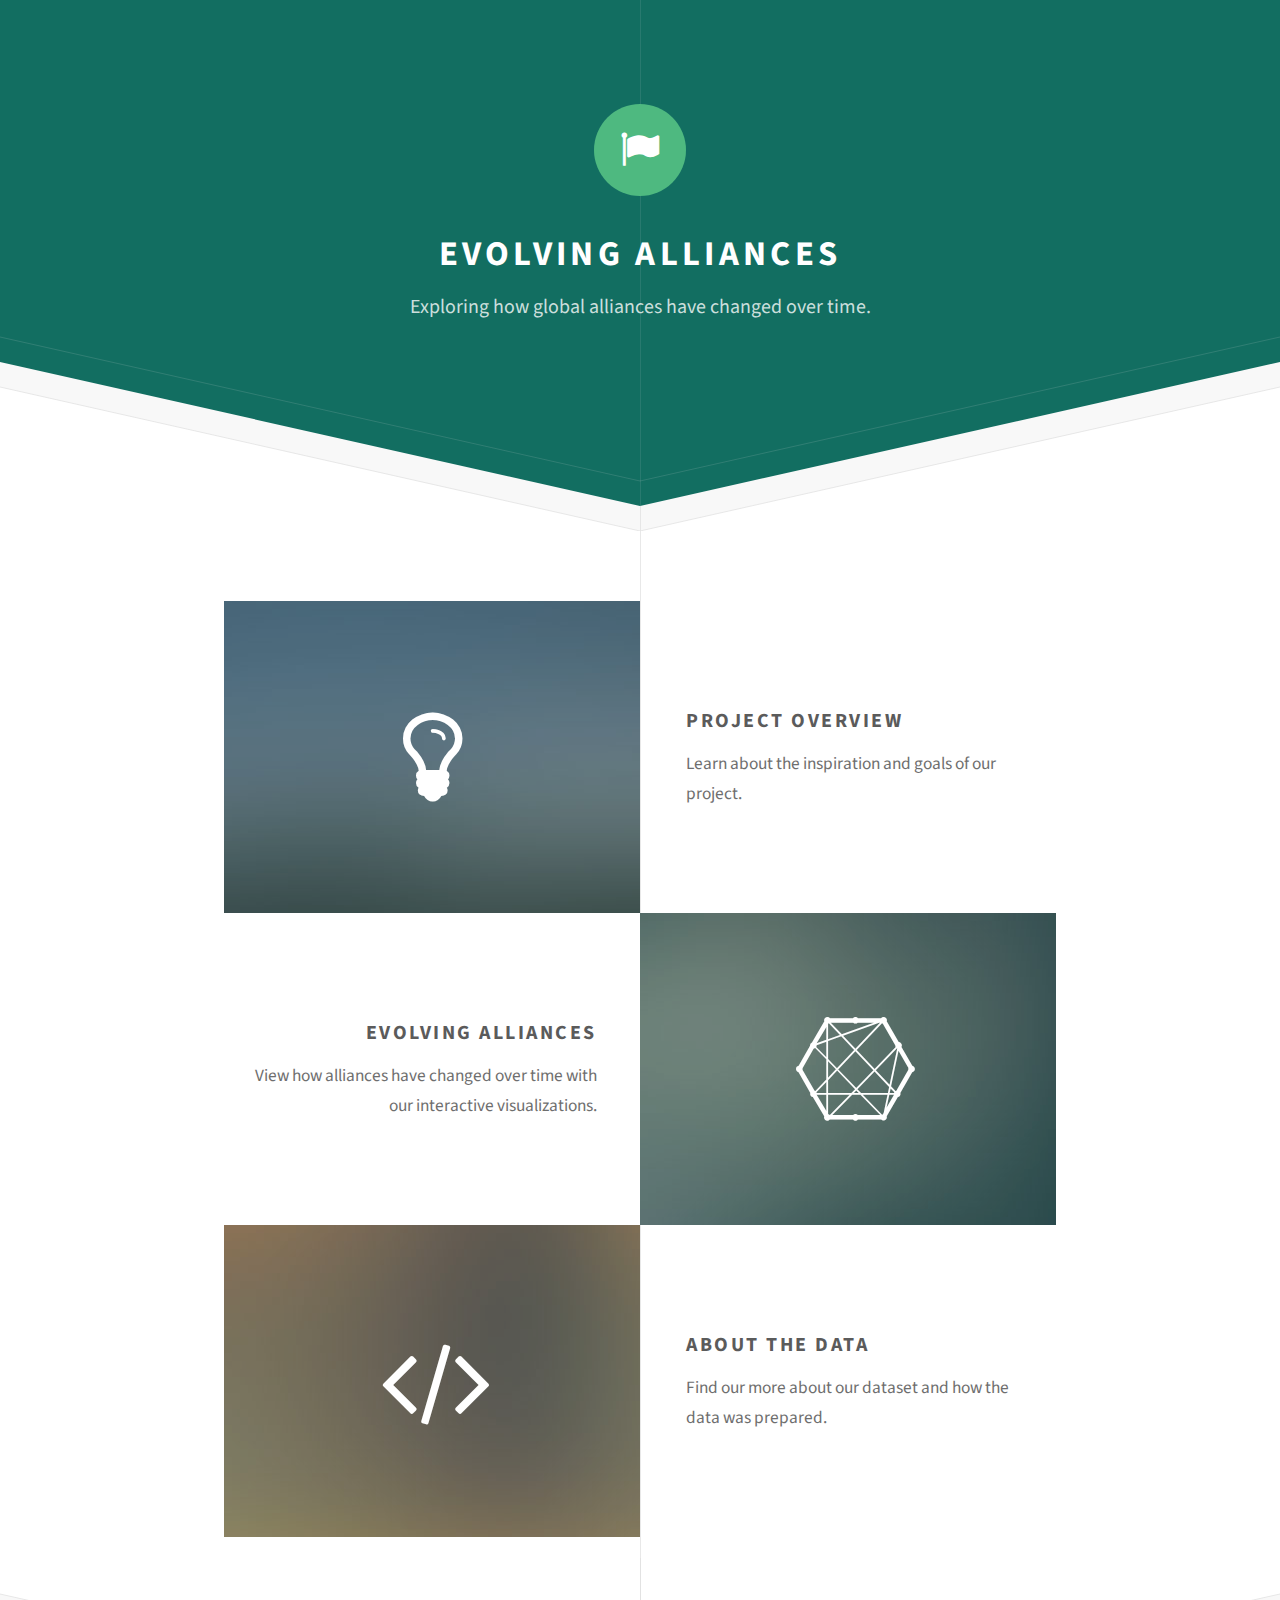
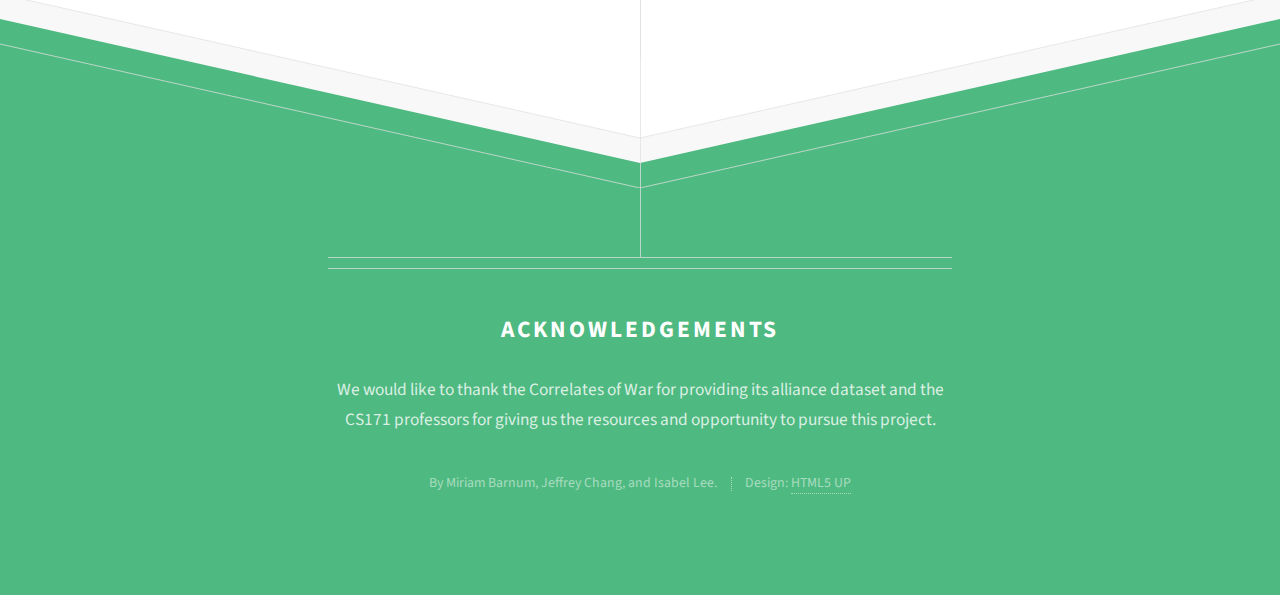
<file: index.html>
<!DOCTYPE HTML>
<!--
	Directive by HTML5 UP
	html5up.net | @n33co
	Free for personal and commercial use under the CCA 3.0 license (html5up.net/license)
-->
<html>
	<head>
		<title>Evolving Alliances</title>
		<meta charset="utf-8" />
		<meta name="viewport" content="width=device-width, initial-scale=1" />
		<!--[if lte IE 8]><script src="assets/js/ie/html5shiv.js"></script><![endif]-->
		<link rel="stylesheet" href="assets/css/main.css" />
		<!--[if lte IE 8]><link rel="stylesheet" href="assets/css/ie8.css" /><![endif]-->
	</head>
	<body>

		<!-- Header -->
			<div id="header">
				<span class="logo icon fa-flag"></span>
				<h1>Evolving Alliances</h1>
				<p>Exploring how global alliances have changed over time.</p>
			</div>

		<!-- Main -->
			<div id="main">

				<div class="box alt container">
					<section class="feature left">
						<a href="overview.html" class="image icon  fa-lightbulb-o"><img src="images/pic01.jpg" alt="" /></a>
						<div class="content">
							<h3>Project Overview</h3>
							<p>Learn about the inspiration and goals of our project.</p>
						</div>
					</section>
					<section class="feature right">
						<a href="map.html" class="image icon  fa-connectdevelop"><img src="images/pic02.jpg" alt="" /></a>
						<div class="content">
							<h3>Evolving Alliances</h3>
							<p>View how alliances have changed over time with our interactive visualizations.</p>
						</div>
					</section>
					<section class="feature left">
						<a href="data.html" class="image icon fa-code"><img src="images/pic03.jpg" alt="" /></a>
						<div class="content">
							<h3>About the Data</h3>
							<p>Find our more about our dataset and how the data was prepared.</p>
						</div>
					</section>
				</div>

				<!--
				<div class="box container">
					<header>
						<h2>A lot of generic stuff</h2>
					</header>
					<section>
						<header>
							<h3>Paragraph</h3>
							<p>This is the subtitle for this particular heading</p>
						</header>
						<p>Phasellus nisl nisl, varius id <sup>porttitor sed pellentesque</sup> ac orci. Pellentesque
						habitant <strong>strong</strong> tristique <b>bold</b> et netus <i>italic</i> malesuada <em>emphasized</em> ac turpis egestas. Morbi
						leo suscipit ut. Praesent <sub>id turpis vitae</sub> turpis pretium ultricies. Vestibulum sit
						amet risus elit.</p>
					</section>
					<section>
						<header>
							<h3>Blockquote</h3>
						</header>
						<blockquote>Fringilla nisl. Donec accumsan interdum nisi, quis tincidunt felis sagittis eget.
						tempus euismod. Vestibulum ante ipsum primis in faucibus.</blockquote>
					</section>
					<section>
						<header>
							<h3>Divider</h3>
						</header>
						<p>Donec consectetur vestibulum dolor et pulvinar. Etiam vel felis enim, at viverra
						ligula. Ut porttitor sagittis lorem, quis eleifend nisi ornare vel. Praesent nec orci
						facilisis leo magna. Cras sit amet urna eros, id egestas urna. Quisque aliquam
						tempus euismod. Vestibulum ante ipsum primis in faucibus orci luctus et ultrices
						posuere cubilia.</p>
						<hr />
						<p>Donec consectetur vestibulum dolor et pulvinar. Etiam vel felis enim, at viverra
						ligula. Ut porttitor sagittis lorem, quis eleifend nisi ornare vel. Praesent nec orci
						facilisis leo magna. Cras sit amet urna eros, id egestas urna. Quisque aliquam
						tempus euismod. Vestibulum ante ipsum primis in faucibus orci luctus et ultrices
						posuere cubilia.</p>
					</section>
					<section>
						<header>
							<h3>Unordered List</h3>
						</header>
						<ul class="default">
							<li>Donec consectetur vestibulum dolor et pulvinar. Etiam vel felis enim, at viverra ligula. Ut porttitor sagittis lorem, quis eleifend nisi ornare vel.</li>
							<li>Donec consectetur vestibulum dolor et pulvinar. Etiam vel felis enim, at viverra ligula. Ut porttitor sagittis lorem, quis eleifend nisi ornare vel.</li>
							<li>Donec consectetur vestibulum dolor et pulvinar. Etiam vel felis enim, at viverra ligula. Ut porttitor sagittis lorem, quis eleifend nisi ornare vel.</li>
							<li>Donec consectetur vestibulum dolor et pulvinar. Etiam vel felis enim, at viverra ligula. Ut porttitor sagittis lorem, quis eleifend nisi ornare vel.</li>
						</ul>
					</section>
					<section>
						<header>
							<h3>Ordered List</h3>
						</header>
						<ol class="default">
							<li>Donec consectetur vestibulum dolor et pulvinar. Etiam vel felis enim, at viverra ligula. Ut porttitor sagittis lorem, quis eleifend nisi ornare vel.</li>
							<li>Donec consectetur vestibulum dolor et pulvinar. Etiam vel felis enim, at viverra ligula. Ut porttitor sagittis lorem, quis eleifend nisi ornare vel.</li>
							<li>Donec consectetur vestibulum dolor et pulvinar. Etiam vel felis enim, at viverra ligula. Ut porttitor sagittis lorem, quis eleifend nisi ornare vel.</li>
							<li>Donec consectetur vestibulum dolor et pulvinar. Etiam vel felis enim, at viverra ligula. Ut porttitor sagittis lorem, quis eleifend nisi ornare vel.</li>
						</ol>
					</section>
					<section>
						<header>
							<h3>Table</h3>
						</header>
						<div class="table-wrapper">
							<table class="default">
								<thead>
									<tr>
										<th>ID</th>
										<th>Name</th>
										<th>Description</th>
										<th>Price</th>
									</tr>
								</thead>
								<tbody>
									<tr>
										<td>45815</td>
										<td>Something</td>
										<td>Ut porttitor sagittis lorem, quis eleifend nisi ornare vel.</td>
										<td>29.99</td>
									</tr>
									<tr>
										<td>24524</td>
										<td>Nothing</td>
										<td>Ut porttitor sagittis lorem, quis eleifend nisi ornare vel.</td>
										<td>19.99</td>
									</tr>
									<tr>
										<td>45815</td>
										<td>Something</td>
										<td>Ut porttitor sagittis lorem, quis eleifend nisi ornare vel.</td>
										<td>29.99</td>
									</tr>
									<tr>
										<td>24524</td>
										<td>Nothing</td>
										<td>Ut porttitor sagittis lorem, quis eleifend nisi ornare vel.</td>
										<td>19.99</td>
									</tr>
								</tbody>
								<tfoot>
									<tr>
										<td colspan="3"></td>
										<td>100.00</td>
									</tr>
								</tfoot>
							</table>
						</div>
					</section>
					<section>
						<header>
							<h3>Form</h3>
						</header>
						<form method="post" action="#">
							<div class="row">
								<div class="6u 12u(mobilep)">
									<label for="name">Name</label>
									<input class="text" type="text" name="name" id="name" value="" placeholder="John Doe" />
								</div>
								<div class="6u 12u(mobilep)">
									<label for="email">Email</label>
									<input class="text" type="text" name="email" id="email" value="" placeholder="johndoe@domain.tld" />
								</div>
							</div>
							<div class="row">
								<div class="12u">
									<label for="subject">Subject</label>
									<input class="text" type="text" name="subject" id="subject" value="" placeholder="Enter your subject" />
								</div>
							</div>
							<div class="row">
								<div class="12u">
									<label for="subject">Message</label>
									<textarea name="message" id="message" placeholder="Enter your message" rows="6"></textarea>
								</div>
							</div>
							<div class="row">
								<div class="12u">
									<ul class="actions">
										<li><input type="submit" value="Send" /></li>
										<li><input type="reset" value="Reset" class="alt" /></li>
									</ul>
								</div>
							</div>
						</form>
					</section>
				</div>
				-->

			</div>

		<!-- Footer -->
			<div id="footer">
				<div class="container 75%">

					<header class="major last">
						<h2>Acknowledgements</h2>
					</header>

					<p>We would like to thank the Correlates of War for providing its alliance dataset and the CS171 professors for
					giving us the resources and opportunity to pursue this project.</p>

					<!--<ul class="icons">-->
						<!--<li><a href="#" class="icon fa-twitter"><span class="label">Twitter</span></a></li>-->
						<!--<li><a href="#" class="icon fa-facebook"><span class="label">Facebook</span></a></li>-->
						<!--<li><a href="#" class="icon fa-instagram"><span class="label">Instagram</span></a></li>-->
						<!--<li><a href="#" class="icon fa-github"><span class="label">Github</span></a></li>-->
						<!--<li><a href="#" class="icon fa-dribbble"><span class="label">Dribbble</span></a></li>-->
					<!--</ul>-->

					<ul class="copyright">
						<li>By Miriam Barnum, Jeffrey Chang, and Isabel Lee.</li><li>Design: <a href="http://html5up.net">HTML5 UP</a></li>
					</ul>

				</div>
			</div>

		<!-- Scripts -->
			<script src="assets/js/jquery.min.js"></script>
			<script src="assets/js/skel.min.js"></script>
			<script src="assets/js/util.js"></script>
			<!--[if lte IE 8]><script src="assets/js/ie/respond.min.js"></script><![endif]-->
			<script src="assets/js/main.js"></script>

	</body>
</html>
</file>
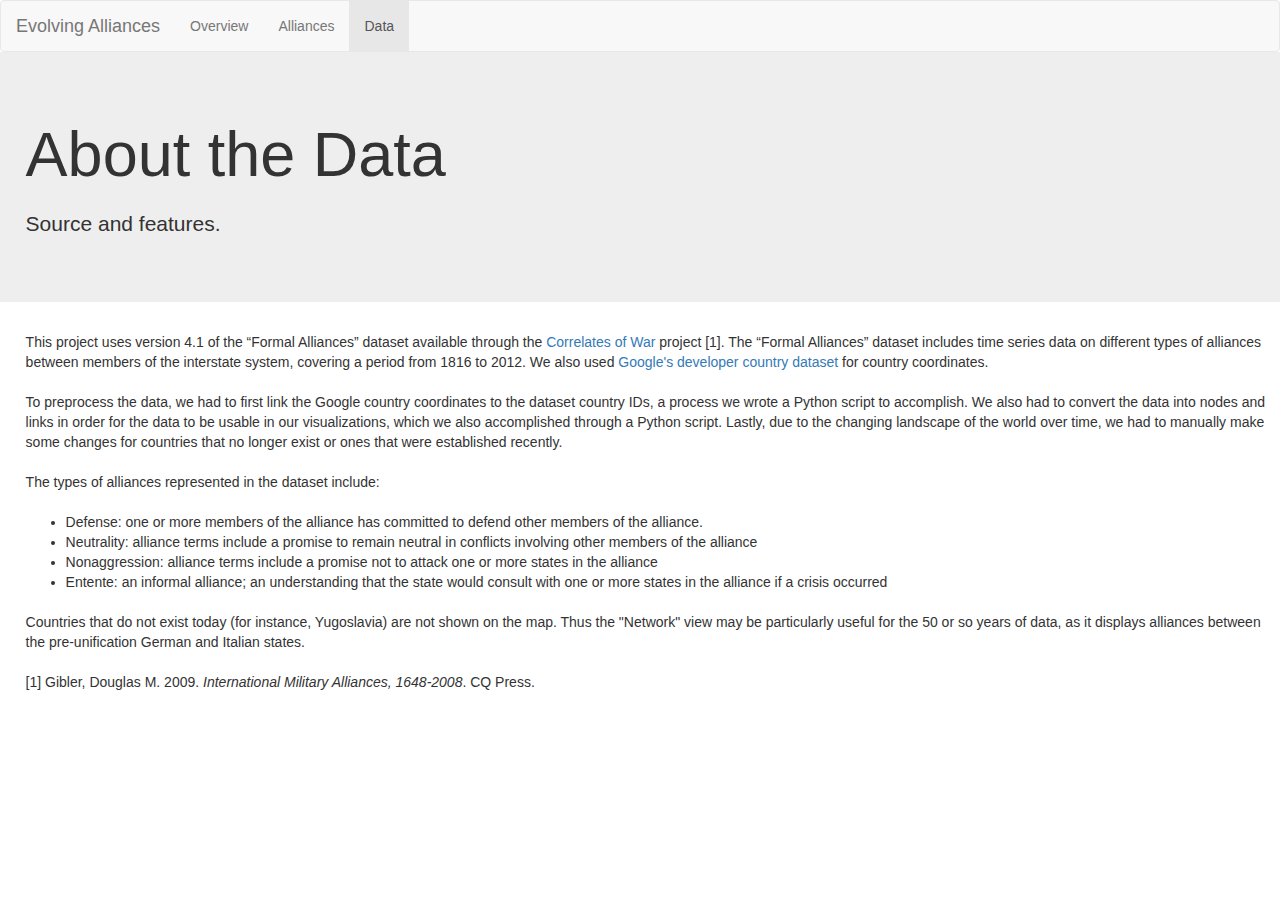
<file: data.html>
<!DOCTYPE html>
<html lang="en">
<head>
	<meta charset="UTF-8">
	<title>Evolving Alliances - About the Data</title>
	<link rel="stylesheet" href="assets/css/bootstrap.min.css">
	<!-- <link rel="stylesheet" href="css/font-awesome.min.css"> -->
	<link rel="stylesheet" href="assets/css/style.css">
	<link href="http://maxcdn.bootstrapcdn.com/font-awesome/4.1.0/css/font-awesome.min.css" rel="stylesheet">
</head>
<body>
<nav class="navbar navbar-default">
	<div class="container-fluid">
		<!-- Brand and toggle get grouped for better mobile display -->
		<div class="navbar-header">
			<button type="button" class="navbar-toggle collapsed" data-toggle="collapse" data-target="#bs-example-navbar-collapse-1" aria-expanded="false">
				<span class="sr-only">Toggle navigation</span>
				<span class="icon-bar"></span>
				<span class="icon-bar"></span>
				<span class="icon-bar"></span>
			</button>
			<a class="navbar-brand" href="index.html">Evolving Alliances</a>
		</div>

		<!-- Collect the nav links, forms, and other content for toggling -->
		<div class="collapse navbar-collapse" id="bs-example-navbar-collapse-1">
			<ul class="nav navbar-nav">
				<li><a href="overview.html">Overview</a></li>
				<li><a href="map.html">Alliances<span class="sr-only">(current)</span></a></li>
				<li class="active"><a href="correlates.html">Data</a></li>
			</ul>
		</div>
	</div>
</nav>
  	<div class="jumbotron">
		<h1>About the Data</h1> 
		<p>Source and features.</p>
  	</div>
	<div id="dataset-about">
		<p>
			This project uses version 4.1 of the “Formal Alliances” dataset available through the
			<a href="http://www.correlatesofwar.org">Correlates of War</a> project [1]. The “Formal Alliances”
			dataset includes time series data on different types of alliances between members of the interstate
			system, covering a period from 1816 to 2012. We also used <a href="https://developers.google.com/public-data/docs/canonical/countries_csv">Google's developer country dataset</a> for country coordinates.
		</p>
		<p>
			To preprocess the data, we had to first link the Google country coordinates to the dataset country IDs, a process we wrote a Python script to accomplish. We also had to convert the data into nodes and links in order for the data to be usable in our visualizations, which we also accomplished through a Python script. Lastly, due to the changing landscape of the world over time, we had to manually make some changes for countries that no longer exist or ones that were established recently.
		</p>
		<p>
			The types of alliances represented in the dataset include:
		<ul>
		<li>Defense: one or more members of the alliance has committed to defend other members of the alliance.</li>
		<li>Neutrality: alliance terms include a promise to remain neutral in conflicts involving
			other members of the alliance</li>
		<li>Nonaggression: alliance terms include a promise not to attack one or more states in the alliance</li>
		<li>Entente: an informal alliance; an understanding that the state would consult with one or more states
			in the alliance if a crisis occurred</li>
		</ul>
		</p>
		<p>
			Countries that do not exist today (for instance, Yugoslavia) are not shown on the map. Thus the "Network"
			view may be particularly useful for the 50 or so years of data, as it displays alliances between the
			pre-unification German and Italian states.
		</p>
		<p>
			[1] Gibler, Douglas M. 2009. <em>International Military Alliances, 1648-2008</em>. CQ Press.
		</p>
	</div>

	<script src="assets/js/jquery.min.js"></script>
</body>
</html>
</file>
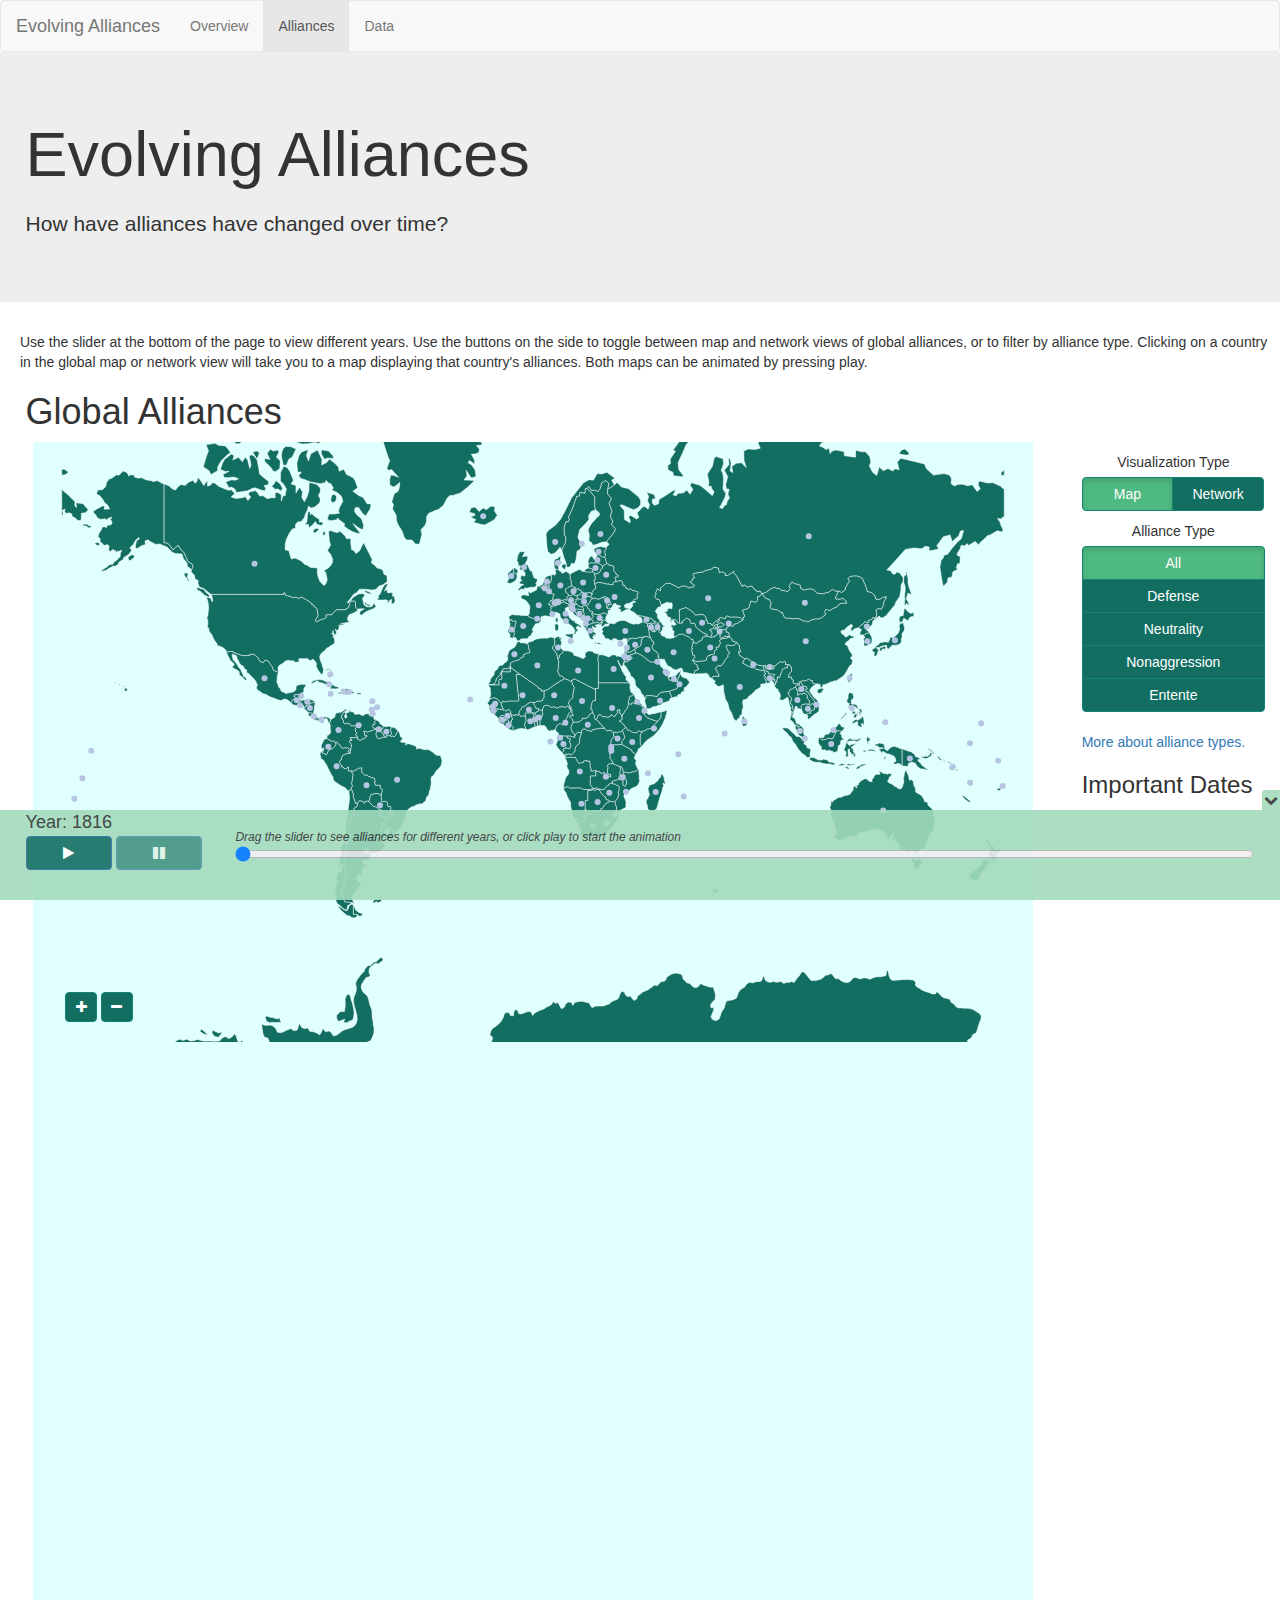
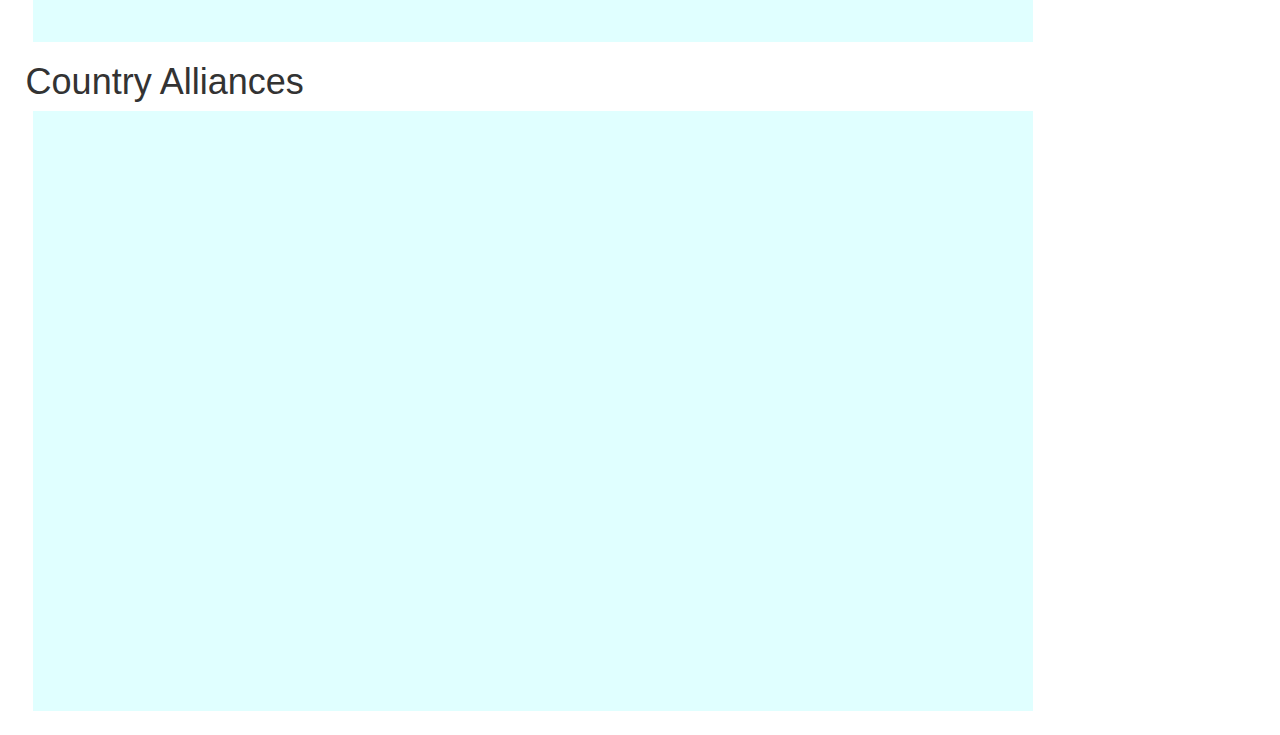
<file: map.html>
<!DOCTYPE html>
<html lang="en">
<head>
	<meta charset="UTF-8">
	<title>Evolving Alliances - Map</title>
	<link rel="stylesheet" href="assets/css/bootstrap.min.css">
	<link rel="stylesheet" href="assets/css/style.css">
	<link href="http://maxcdn.bootstrapcdn.com/font-awesome/4.1.0/css/font-awesome.min.css" rel="stylesheet">

</head>
<body>
<nav class="navbar navbar-default">
	<div class="container-fluid">
		<!-- Brand and toggle get grouped for better mobile display -->
		<div class="navbar-header">
			<button type="button" class="navbar-toggle collapsed" data-toggle="collapse" data-target="#bs-example-navbar-collapse-1" aria-expanded="false">
				<span class="sr-only">Toggle navigation</span>
				<span class="icon-bar"></span>
				<span class="icon-bar"></span>
				<span class="icon-bar"></span>
			</button>
			<a class="navbar-brand" href="index.html">Evolving Alliances</a>
		</div>

		<!-- Collect the nav links, forms, and other content for toggling -->
		<div class="collapse navbar-collapse" id="bs-example-navbar-collapse-1">
			<ul class="nav navbar-nav">
				<li><a href="overview.html">Overview</a></li>
				<li class="active"><a href="map.html">Alliances<span class="sr-only">(current)</span></a></li>
				<li><a href="data.html">Data</a></li>
			</ul>
		</div>
	</div>
</nav>
  	<div class="jumbotron">
		<h1>Evolving Alliances</h1> 
		<p>How have alliances have changed over time?</p>
  	</div>
	<p id="instructions">	Use the slider at the bottom of the page to view different years. Use the buttons on the side to toggle between
		map and network views of global alliances, or to filter by alliance type. Clicking on a country in the global
		map or network view will take you to a map displaying that country's alliances. Both maps can be animated by pressing play. </p>
	<h1 class="title-card global-alliance-title">Global Alliances</h1>
	<div id="world-map-container" class="row">
		<div id="world-map" class="col-md-10">
			<div id="loading-spinner">
				<i class="fa fa-circle-o-notch fa-spin fa-3x fa-fw margin-bottom"></i>
				<span class="sr-only">Loading...</span>
			</div>
			<div id="zoom-buttons">
				<button id="zoom_in" class="world-type-btn btn btn-primary zoom">
					<i class="fa fa-plus fa-fw"></i>
				</button>
				<button id="zoom_out" class="world-type-btn btn btn-primary zoom">
					<i class="fa fa-minus fa-fw"></i>
				</button>
			</div>
		</div>
		<div id="world-map-buttons" class="col-md-2">
			
			<div class="btn-title">Visualization Type</div>
			<div id="global-vis-select" class="world-map-buttons btn-group">
			  	<button type="button" vtype="map" class="world-type-btn btn global-vis-btn active btn-primary">Map</button>
			  	<button type="button" vtype="network" class="world-type-btn btn global-vis-btn btn-primary">Network</button>
			</div>
			<div class="btn-title">Alliance Type</div>
			<div id="alliance-type-select" class="world-map-buttons btn-group-vertical">

				<button type="button" atype="4" class="world-type-btn alliance-type-btn active btn btn-primary">All</button>
				<button type="button" atype="0" title="terms include defense of one or more states in the alliance"
						class="world-type-btn alliance-type-btn btn btn-primary">Defense</button>
				<button type="button" atype="1" title="terms include neutrality toward one or more states in the alliance"
						class="world-type-btn alliance-type-btn btn btn-primary">Neutrality</button>
				<button type="button" atype="2" title="promise of non-aggression toward one or more states in the alliance"
						class="world-type-btn alliance-type-btn btn btn-primary">Nonaggression</button>
				<button type="button" atype="3" title="an understanding that the state would consult with one or more states in the alliance if a crisis occurred"
						class="world-type-btn alliance-type-btn btn btn-primary">Entente</button>
			</div>
			<br/>
			<p><a href="data.html">More about alliance types.</a></p>
			<div id="historical-info">
				<h3>Important Dates</h3>
				<div id="info"></div>
			</div>
		</div>
	</div>
	<h1 class="title-card country-alliance-title">Country Alliances</h1>
	<div id="country-view-container" class="row">
		<div id="country-view" class="col-md-10"></div>
	</div>

	<div id="map-footer-expand" class="open">
		<div id="footer-label"></div>
		<i class="open map-footer-icon fa fa-chevron-down fa-fw"></i>
	</div>
	<div id="map-footer">
		<div id="map-footer-container" class="row">
			<div class="timeline-info-container col-md-2">
				<div class="timeline-year">Year: 1816</div>
				<div id="timeline-buttons">
					<button type="button" class="animate-btn btn btn-primary">
						<i class="fa fa-play fa-fw"></i>
					</button>
					<button type="button" disabled="true" class="stop-btn btn btn-primary">
						<i class="fa fa-pause fa-fw"></i>
					</button>
				</div>
			</div>
			<div class="timeline-container col-md-10">
				<div class="vis-explain">Drag the slider to see alliances for different years, or click play to start the animation</div>
				<input type="range" min="1816" max="2012" value="1816" id="year" step="1" oninput="updateVisualization(false)">
			</div>
		</div>
	</div>

	<script src="assets/js/jquery.min.js"></script>
	<script src="assets/js/d3.min.js"></script>
	<script src="assets/js/d3.tip.js"></script>
	<script src="assets/js/topojson.v1.min.js"></script>
    <script src="assets/js/queue.v1.min.js"></script>
	<script src="assets/js/main.js"></script>
	<script src="assets/js/world_map.js"></script>

</body>
</html>
</file>
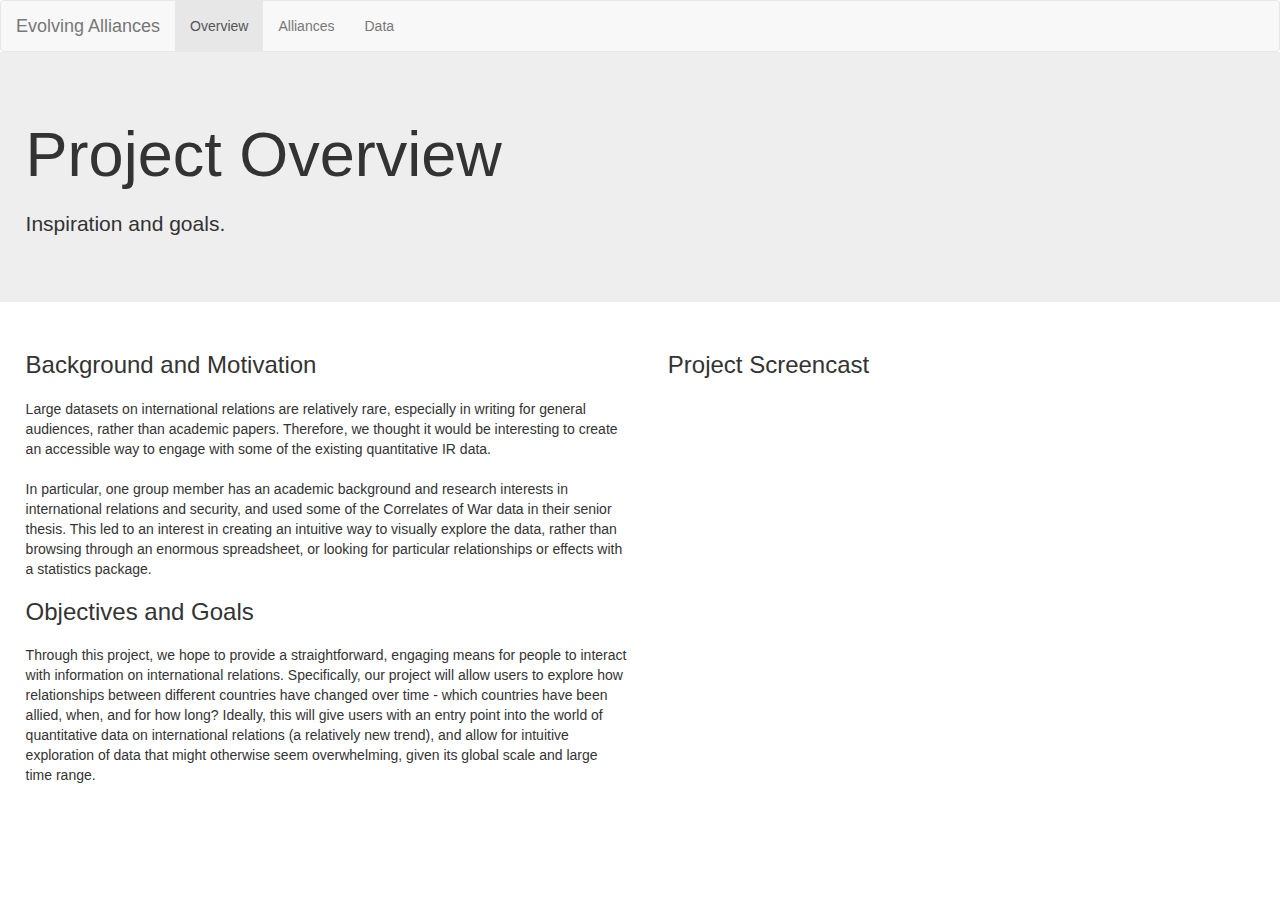
<file: overview.html>
<!DOCTYPE html>
<html lang="en">
<head>
	<meta charset="UTF-8">
	<title>Evolving Alliances - Project Overview</title>
	<link rel="stylesheet" href="assets/css/bootstrap.min.css">
	<!-- <link rel="stylesheet" href="css/font-awesome.min.css"> -->
	<link rel="stylesheet" href="assets/css/style.css">
	<link href="http://maxcdn.bootstrapcdn.com/font-awesome/4.1.0/css/font-awesome.min.css" rel="stylesheet">
</head>
<body>
<nav class="navbar navbar-default">
	<div class="container-fluid">
		<!-- Brand and toggle get grouped for better mobile display -->
		<div class="navbar-header">
			<button type="button" class="navbar-toggle collapsed" data-toggle="collapse" data-target="#bs-example-navbar-collapse-1" aria-expanded="false">
				<span class="sr-only">Toggle navigation</span>
				<span class="icon-bar"></span>
				<span class="icon-bar"></span>
				<span class="icon-bar"></span>
			</button>
			<a class="navbar-brand" href="index.html">Evolving Alliances</a>
		</div>

		<!-- Collect the nav links, forms, and other content for toggling -->
		<div class="collapse navbar-collapse" id="bs-example-navbar-collapse-1">
			<ul class="nav navbar-nav">
				<li class="active"><a href="overview.html">Overview</a></li>
				<li><a href="map.html">Alliances<span class="sr-only">(current)</span></a></li>
				<li><a href="data.html">Data</a></li>
			</ul>
		</div>
	</div>
</nav>
  	<div class="jumbotron">
		<h1>Project Overview</h1> 
		<p>
			Inspiration and goals.
		</p>
  	</div>
	<div id="dataset-about">
		<div class="row">
			<div class="col-sm-6">
				<h3>Background and Motivation</h3>
				<p>
					Large datasets on international relations are relatively rare, especially in writing for general audiences,
					rather than academic papers. Therefore, we thought it would be interesting to create an accessible way to engage
					with some of the existing quantitative IR data.
				</p>
				<p>
					In particular, one group member has an academic background and research interests in international relations
					and security, and used some of the Correlates of War data in their senior thesis. This led to an interest in
					creating an intuitive way to visually explore the data, rather than browsing through an enormous spreadsheet,
					or looking for particular relationships or effects with a statistics package.
				</p>
				<h3>
					Objectives and Goals
				</h3>
				<p>
					Through this project, we hope to provide a straightforward, engaging means for people to interact with information
					on international relations. Specifically, our project will allow users to explore how relationships between
					different countries have changed over time - which countries have been allied, when, and for how long? Ideally,
					this will give users with an entry point into the world of quantitative data on international relations (a relatively new trend),
					and allow for intuitive exploration of data that might otherwise seem overwhelming, given its global scale and large time range.

				</p>
			</div>
			<div class="col-sm-6"><h3>Project Screencast</h3>
				<iframe width="420" height="315" src="https://www.youtube.com/embed/HmhMaBFHMbM" frameborder="0" allowfullscreen></iframe></div>
		</div>
	</div>

	<script src="assets/js/jquery.min.js"></script>
</body>
</html>
</file>
<file: assets/css/ie8.css>
/*
	Directive by HTML5 UP
	html5up.net | @n33co
	Free for personal and commercial use under the CCA 3.0 license (html5up.net/license)
*/

/* Basic */

	hr {
		border-top: solid 1px #cccccc;
	}

	blockquote {
		border-left: solid 0.5em #cccccc;
	}

/* Section/Article */

	header.major {
		border-color: #cccccc;
	}

		header.major p {
			border-top: solid 1px #cccccc;
		}

	footer.major {
		border-color: #cccccc;
	}

/* Button */

	input[type="submit"],
	input[type="reset"],
	input[type="button"],
	.button {
		position: relative;
		-ms-behavior: url("assets/js/ie/PIE.htc");
	}

		input[type="submit"].alt,
		input[type="reset"].alt,
		input[type="button"].alt,
		.button.alt {
			border: solid 1px #cccccc;
		}

/* Form */

	input[type="text"],
	input[type="password"],
	input[type="email"],
	select,
	textarea {
		position: relative;
		border: solid 1px #cccccc;
		-ms-behavior: url("assets/js/ie/PIE.htc");
	}

/* Image */

	.image {
		border: 0;
		display: inline-block;
		position: relative;
	}

		.image:after {
			display: none;
		}

/* Box */

	.box {
		border: solid 1px #cccccc;
	}

/* Header */

	#header {
		background-image: url("../../images/header.jpg") !important;
		background-size: cover !important;
		background-position: scroll !important;
		-ms-behavior: url("assets/js/ie/backgroundsize.min.htc");
		padding: 8em 0 !important;
		color: #ffffff;
	}

		#header a {
			color: inherit;
		}

		#header:before {
			content: '';
			background-image: url("images/overlay.png");
			position: absolute;
			left: 0;
			top: 0;
			width: 100%;
			height: 100%;
			display: block;
			z-index: 0;
		}

		#header > * {
			position: relative;
			z-index: 1;
		}

		#header .logo {
			-ms-behavior: url("assets/js/ie/PIE.htc");
		}

/* Footer */

	#footer {
		background-image: none !important;
		margin-top: 0 !important;
		padding: 4em 0 !important;
		color: #ffffff;
	}

/* Main */

	#main {
		padding: 4em 0;
	}
</file>
<file: assets/css/style.css>
@import url("http://fonts.googleapis.com/css?family=Source+Sans+Pro:300,300italic,400,400italic,600,600italic,700,700italic");

p {
    margin-top: 20px;
    margin-bottom: 20px;
    margin-right: 10px;
}

#instructions {
    margin-left: 20px;
}

path {
    stroke: white;
    stroke-width: .5px;
}


.tooltip-title {
    display: block;
    margin-bottom: 5px;
    font-weight: 600;
}

.d3-tip {
    position: absolute;
    line-height: 1;
    padding: 12px;
    background: green;
    color: #fff;
    border-radius: 2px;
}

/* Style northward tooltips differently */
.d3-tip.n:after {
    margin: -1px 0 0 0;
    top: 100%;
    left: 0;
}

.jumbotron {
    padding-left: 2%;
}

.world-map-buttons {
    /*margin-top: 10px;*/
    width: 100%;
}

.btn-title {
    margin-top: 10px;
    margin-bottom: 5px;
    text-align: center;
}

/*#alliance-type-select {
    margin-top: 10px;
    width: 100%;
}*/

#timeline-buttons button {
    width: 48%;
    background-color: #126e61;
    /*opacity: 1;*/
}

#timeline-buttons button:hover {
    background-color: #158475;
    border-color: #158475;
}

#slider {
    padding-left: 2%;
    padding-right: 2%;
    margin-bottom: 2%;
    width: 80%;
}

.introduction {
    padding-left: 2%;
    margin-bottom: 2%;
    font-size: 16px;
}

#dataset-about {
    margin-left: 2%;
}

.title-card {
    margin-left: 2%;
}

#world-map-container {
    margin: 0px;
}

.vis-explain {
    font-style: italic;
    font-size: 12px;
}

#map-footer {
    position: fixed;
    bottom: 0;
    width: 100%;
    height: 10%;
    opacity: 0.9;
    /*background-color: azure;*/
    background-color: #a4dbbd;
    z-index: 10;
    -webkit-transition: height 0.5s;
    -moz-transition: height 0.5s;
    transition: height 0.5s;
}

#map-footer-container {
    padding-left: 2%;
    padding-right: 2%;
}

.timeline-year {
    font-size: 18px;
}

.timeline-container {
    padding-top: 1.5%;
}

#country-view-container {
    margin-left: 0px;
    margin-right: 0px;
}


.world-type-btn {
    background-color: #126e61;
    border-color: #158475!important;
}

.world-type-btn:hover {
    background-color: #4EB980;
}

.world-type-btn.active {
    background-color: #4EB980;
}

.world-type-btn.active:hover {
    background-color: #a4dbbd;
}

#map-footer-expand {
    z-index: 10;
    right: 0;
    /*display: none;*/
    position: fixed;
    bottom: 10%;
    /*width: 5%;*/
    opacity: 0.9;
    background-color: #a4dbbd;
    -webkit-transition: bottom 0.5s;
    -moz-transition: bottom 0.5s;
    transition: bottom 0.5s;
    border-radius: 3px 0px 0px;
    /*padding-left: 1%;*/
}

#map-footer-expand:hover {
    cursor: pointer;
}

.map-footer-icon {
    font-size: 30px;
}

#footer-label {
    float: left;
    padding-top: 4%;
    font-size: 16px
}

#loading-spinner {
    position: absolute;
    margin-left: 500px;
    margin-top: 250px;
    z-index: 100;
    font-size: 30px;
    display: none;
}

/*#global-vis-select {
    width: 100%;
}*/

.global-vis-btn {
    width: 50%;
}

.navbar {
    margin-bottom: 0px!important;
}

.zoom {
    padding: 4px 6px;
}

#zoom-buttons {
    position: absolute;
    margin-left: 50px;
    margin-top: 550px;
}

.map-svg {
    background-color: lightcyan;
}

iframe {
    margin-top: 20px;
}
</file>
<file: assets/css/main.css>
@import url("font-awesome.min.css");
@import url("http://fonts.googleapis.com/css?family=Source+Sans+Pro:300,300italic,400,400italic,600,600italic,700,700italic");

/*
	Directive by HTML5 UP
	html5up.net | @n33co
	Free for personal and commercial use under the CCA 3.0 license (html5up.net/license)
*/

/* Reset */

	html, body, div, span, applet, object, iframe, h1, h2, h3, h4, h5, h6, p, blockquote, pre, a, abbr, acronym, address, big, cite, code, del, dfn, em, img, ins, kbd, q, s, samp, small, strike, strong, sub, sup, tt, var, b, u, i, center, dl, dt, dd, ol, ul, li, fieldset, form, label, legend, table, caption, tbody, tfoot, thead, tr, th, td, article, aside, canvas, details, embed, figure, figcaption, footer, header, hgroup, menu, nav, output, ruby, section, summary, time, mark, audio, video {
		margin: 0;
		padding: 0;
		border: 0;
		font-size: 100%;
		font: inherit;
		vertical-align: baseline;
	}

	article, aside, details, figcaption, figure, footer, header, hgroup, menu, nav, section {
		display: block;
	}

	body {
		line-height: 1;
	}

	ol, ul {
		list-style: none;
	}

	blockquote, q {
		quotes: none;
	}

	blockquote:before, blockquote:after, q:before, q:after {
		content: '';
		content: none;
	}

	table {
		border-collapse: collapse;
		border-spacing: 0;
	}

	body {
		-webkit-text-size-adjust: none;
	}

/* Box Model */

	*, *:before, *:after {
		-moz-box-sizing: border-box;
		-webkit-box-sizing: border-box;
		box-sizing: border-box;
	}

/* Containers */

	.container {
		margin-left: auto;
		margin-right: auto;
	}

	.container.\31 25\25 {
		width: 100%;
		max-width: 63.75em;
		min-width: 51em;
	}

	.container.\37 5\25 {
		width: 38.25em;
	}

	.container.\35 0\25 {
		width: 25.5em;
	}

	.container.\32 5\25 {
		width: 12.75em;
	}

	.container {
		width: 51em;
	}

	@media screen and (max-width: 1680px) {

		.container.\31 25\25 {
			width: 100%;
			max-width: 63.75em;
			min-width: 51em;
		}

		.container.\37 5\25 {
			width: 38.25em;
		}

		.container.\35 0\25 {
			width: 25.5em;
		}

		.container.\32 5\25 {
			width: 12.75em;
		}

		.container {
			width: 51em;
		}

	}

	@media screen and (max-width: 1280px) {

		.container.\31 25\25 {
			width: 100%;
			max-width: 60em;
			min-width: 48em;
		}

		.container.\37 5\25 {
			width: 36em;
		}

		.container.\35 0\25 {
			width: 24em;
		}

		.container.\32 5\25 {
			width: 12em;
		}

		.container {
			width: 48em;
		}

	}

	@media screen and (max-width: 980px) {

		.container.\31 25\25 {
			width: 100%;
			max-width: 118.75%;
			min-width: 95%;
		}

		.container.\37 5\25 {
			width: 71.25%;
		}

		.container.\35 0\25 {
			width: 47.5%;
		}

		.container.\32 5\25 {
			width: 23.75%;
		}

		.container {
			width: 95%;
		}

	}

	@media screen and (max-width: 840px) {

		.container.\31 25\25 {
			width: 100%;
			max-width: 118.75%;
			min-width: 95%;
		}

		.container.\37 5\25 {
			width: 71.25%;
		}

		.container.\35 0\25 {
			width: 47.5%;
		}

		.container.\32 5\25 {
			width: 23.75%;
		}

		.container {
			width: 95% !important;
		}

	}

	@media screen and (max-width: 736px) {

		.container.\31 25\25 {
			width: 100%;
			max-width: 112.5%;
			min-width: 90%;
		}

		.container.\37 5\25 {
			width: 67.5%;
		}

		.container.\35 0\25 {
			width: 45%;
		}

		.container.\32 5\25 {
			width: 22.5%;
		}

		.container {
			width: 90% !important;
		}

	}

	@media screen and (max-width: 480px) {

		.container.\31 25\25 {
			width: 100%;
			max-width: 125%;
			min-width: 100%;
		}

		.container.\37 5\25 {
			width: 75%;
		}

		.container.\35 0\25 {
			width: 50%;
		}

		.container.\32 5\25 {
			width: 25%;
		}

		.container {
			width: 100% !important;
		}

	}

/* Grid */

	.row {
		border-bottom: solid 1px transparent;
		-moz-box-sizing: border-box;
		-webkit-box-sizing: border-box;
		box-sizing: border-box;
	}

	.row > * {
		float: left;
		-moz-box-sizing: border-box;
		-webkit-box-sizing: border-box;
		box-sizing: border-box;
	}

	.row:after, .row:before {
		content: '';
		display: block;
		clear: both;
		height: 0;
	}

	.row.uniform > * > :first-child {
		margin-top: 0;
	}

	.row.uniform > * > :last-child {
		margin-bottom: 0;
	}

	.row.\30 \25 > * {
		padding: 0px 0 0 0px;
	}

	.row.\30 \25 {
		margin: 0px 0 -1px 0px;
	}

	.row.uniform.\30 \25 > * {
		padding: 0px 0 0 0px;
	}

	.row.uniform.\30 \25 {
		margin: 0px 0 -1px 0px;
	}

	.row > * {
		padding: 30px 0 0 30px;
	}

	.row {
		margin: -30px 0 -1px -30px;
	}

	.row.uniform > * {
		padding: 30px 0 0 30px;
	}

	.row.uniform {
		margin: -30px 0 -1px -30px;
	}

	.row.\32 00\25 > * {
		padding: 60px 0 0 60px;
	}

	.row.\32 00\25 {
		margin: -60px 0 -1px -60px;
	}

	.row.uniform.\32 00\25 > * {
		padding: 60px 0 0 60px;
	}

	.row.uniform.\32 00\25 {
		margin: -60px 0 -1px -60px;
	}

	.row.\31 50\25 > * {
		padding: 45px 0 0 45px;
	}

	.row.\31 50\25 {
		margin: -45px 0 -1px -45px;
	}

	.row.uniform.\31 50\25 > * {
		padding: 45px 0 0 45px;
	}

	.row.uniform.\31 50\25 {
		margin: -45px 0 -1px -45px;
	}

	.row.\35 0\25 > * {
		padding: 15px 0 0 15px;
	}

	.row.\35 0\25 {
		margin: -15px 0 -1px -15px;
	}

	.row.uniform.\35 0\25 > * {
		padding: 15px 0 0 15px;
	}

	.row.uniform.\35 0\25 {
		margin: -15px 0 -1px -15px;
	}

	.row.\32 5\25 > * {
		padding: 7.5px 0 0 7.5px;
	}

	.row.\32 5\25 {
		margin: -7.5px 0 -1px -7.5px;
	}

	.row.uniform.\32 5\25 > * {
		padding: 7.5px 0 0 7.5px;
	}

	.row.uniform.\32 5\25 {
		margin: -7.5px 0 -1px -7.5px;
	}

	.\31 2u, .\31 2u\24 {
		width: 100%;
		clear: none;
		margin-left: 0;
	}

	.\31 1u, .\31 1u\24 {
		width: 91.6666666667%;
		clear: none;
		margin-left: 0;
	}

	.\31 0u, .\31 0u\24 {
		width: 83.3333333333%;
		clear: none;
		margin-left: 0;
	}

	.\39 u, .\39 u\24 {
		width: 75%;
		clear: none;
		margin-left: 0;
	}

	.\38 u, .\38 u\24 {
		width: 66.6666666667%;
		clear: none;
		margin-left: 0;
	}

	.\37 u, .\37 u\24 {
		width: 58.3333333333%;
		clear: none;
		margin-left: 0;
	}

	.\36 u, .\36 u\24 {
		width: 50%;
		clear: none;
		margin-left: 0;
	}

	.\35 u, .\35 u\24 {
		width: 41.6666666667%;
		clear: none;
		margin-left: 0;
	}

	.\34 u, .\34 u\24 {
		width: 33.3333333333%;
		clear: none;
		margin-left: 0;
	}

	.\33 u, .\33 u\24 {
		width: 25%;
		clear: none;
		margin-left: 0;
	}

	.\32 u, .\32 u\24 {
		width: 16.6666666667%;
		clear: none;
		margin-left: 0;
	}

	.\31 u, .\31 u\24 {
		width: 8.3333333333%;
		clear: none;
		margin-left: 0;
	}

	.\31 2u\24 + *,
	.\31 1u\24 + *,
	.\31 0u\24 + *,
	.\39 u\24 + *,
	.\38 u\24 + *,
	.\37 u\24 + *,
	.\36 u\24 + *,
	.\35 u\24 + *,
	.\34 u\24 + *,
	.\33 u\24 + *,
	.\32 u\24 + *,
	.\31 u\24 + * {
		clear: left;
	}

	.\-11u {
		margin-left: 91.66667%;
	}

	.\-10u {
		margin-left: 83.33333%;
	}

	.\-9u {
		margin-left: 75%;
	}

	.\-8u {
		margin-left: 66.66667%;
	}

	.\-7u {
		margin-left: 58.33333%;
	}

	.\-6u {
		margin-left: 50%;
	}

	.\-5u {
		margin-left: 41.66667%;
	}

	.\-4u {
		margin-left: 33.33333%;
	}

	.\-3u {
		margin-left: 25%;
	}

	.\-2u {
		margin-left: 16.66667%;
	}

	.\-1u {
		margin-left: 8.33333%;
	}

	@media screen and (max-width: 1680px) {

		.row > * {
			padding: 30px 0 0 30px;
		}

		.row {
			margin: -30px 0 -1px -30px;
		}

		.row.uniform > * {
			padding: 30px 0 0 30px;
		}

		.row.uniform {
			margin: -30px 0 -1px -30px;
		}

		.row.\32 00\25 > * {
			padding: 60px 0 0 60px;
		}

		.row.\32 00\25 {
			margin: -60px 0 -1px -60px;
		}

		.row.uniform.\32 00\25 > * {
			padding: 60px 0 0 60px;
		}

		.row.uniform.\32 00\25 {
			margin: -60px 0 -1px -60px;
		}

		.row.\31 50\25 > * {
			padding: 45px 0 0 45px;
		}

		.row.\31 50\25 {
			margin: -45px 0 -1px -45px;
		}

		.row.uniform.\31 50\25 > * {
			padding: 45px 0 0 45px;
		}

		.row.uniform.\31 50\25 {
			margin: -45px 0 -1px -45px;
		}

		.row.\35 0\25 > * {
			padding: 15px 0 0 15px;
		}

		.row.\35 0\25 {
			margin: -15px 0 -1px -15px;
		}

		.row.uniform.\35 0\25 > * {
			padding: 15px 0 0 15px;
		}

		.row.uniform.\35 0\25 {
			margin: -15px 0 -1px -15px;
		}

		.row.\32 5\25 > * {
			padding: 7.5px 0 0 7.5px;
		}

		.row.\32 5\25 {
			margin: -7.5px 0 -1px -7.5px;
		}

		.row.uniform.\32 5\25 > * {
			padding: 7.5px 0 0 7.5px;
		}

		.row.uniform.\32 5\25 {
			margin: -7.5px 0 -1px -7.5px;
		}

		.\31 2u\28wide\29, .\31 2u\24\28wide\29 {
			width: 100%;
			clear: none;
			margin-left: 0;
		}

		.\31 1u\28wide\29, .\31 1u\24\28wide\29 {
			width: 91.6666666667%;
			clear: none;
			margin-left: 0;
		}

		.\31 0u\28wide\29, .\31 0u\24\28wide\29 {
			width: 83.3333333333%;
			clear: none;
			margin-left: 0;
		}

		.\39 u\28wide\29, .\39 u\24\28wide\29 {
			width: 75%;
			clear: none;
			margin-left: 0;
		}

		.\38 u\28wide\29, .\38 u\24\28wide\29 {
			width: 66.6666666667%;
			clear: none;
			margin-left: 0;
		}

		.\37 u\28wide\29, .\37 u\24\28wide\29 {
			width: 58.3333333333%;
			clear: none;
			margin-left: 0;
		}

		.\36 u\28wide\29, .\36 u\24\28wide\29 {
			width: 50%;
			clear: none;
			margin-left: 0;
		}

		.\35 u\28wide\29, .\35 u\24\28wide\29 {
			width: 41.6666666667%;
			clear: none;
			margin-left: 0;
		}

		.\34 u\28wide\29, .\34 u\24\28wide\29 {
			width: 33.3333333333%;
			clear: none;
			margin-left: 0;
		}

		.\33 u\28wide\29, .\33 u\24\28wide\29 {
			width: 25%;
			clear: none;
			margin-left: 0;
		}

		.\32 u\28wide\29, .\32 u\24\28wide\29 {
			width: 16.6666666667%;
			clear: none;
			margin-left: 0;
		}

		.\31 u\28wide\29, .\31 u\24\28wide\29 {
			width: 8.3333333333%;
			clear: none;
			margin-left: 0;
		}

		.\31 2u\24\28wide\29 + *,
		.\31 1u\24\28wide\29 + *,
		.\31 0u\24\28wide\29 + *,
		.\39 u\24\28wide\29 + *,
		.\38 u\24\28wide\29 + *,
		.\37 u\24\28wide\29 + *,
		.\36 u\24\28wide\29 + *,
		.\35 u\24\28wide\29 + *,
		.\34 u\24\28wide\29 + *,
		.\33 u\24\28wide\29 + *,
		.\32 u\24\28wide\29 + *,
		.\31 u\24\28wide\29 + * {
			clear: left;
		}

		.\-11u\28wide\29 {
			margin-left: 91.66667%;
		}

		.\-10u\28wide\29 {
			margin-left: 83.33333%;
		}

		.\-9u\28wide\29 {
			margin-left: 75%;
		}

		.\-8u\28wide\29 {
			margin-left: 66.66667%;
		}

		.\-7u\28wide\29 {
			margin-left: 58.33333%;
		}

		.\-6u\28wide\29 {
			margin-left: 50%;
		}

		.\-5u\28wide\29 {
			margin-left: 41.66667%;
		}

		.\-4u\28wide\29 {
			margin-left: 33.33333%;
		}

		.\-3u\28wide\29 {
			margin-left: 25%;
		}

		.\-2u\28wide\29 {
			margin-left: 16.66667%;
		}

		.\-1u\28wide\29 {
			margin-left: 8.33333%;
		}

	}

	@media screen and (max-width: 1280px) {

		.row > * {
			padding: 30px 0 0 30px;
		}

		.row {
			margin: -30px 0 -1px -30px;
		}

		.row.uniform > * {
			padding: 30px 0 0 30px;
		}

		.row.uniform {
			margin: -30px 0 -1px -30px;
		}

		.row.\32 00\25 > * {
			padding: 60px 0 0 60px;
		}

		.row.\32 00\25 {
			margin: -60px 0 -1px -60px;
		}

		.row.uniform.\32 00\25 > * {
			padding: 60px 0 0 60px;
		}

		.row.uniform.\32 00\25 {
			margin: -60px 0 -1px -60px;
		}

		.row.\31 50\25 > * {
			padding: 45px 0 0 45px;
		}

		.row.\31 50\25 {
			margin: -45px 0 -1px -45px;
		}

		.row.uniform.\31 50\25 > * {
			padding: 45px 0 0 45px;
		}

		.row.uniform.\31 50\25 {
			margin: -45px 0 -1px -45px;
		}

		.row.\35 0\25 > * {
			padding: 15px 0 0 15px;
		}

		.row.\35 0\25 {
			margin: -15px 0 -1px -15px;
		}

		.row.uniform.\35 0\25 > * {
			padding: 15px 0 0 15px;
		}

		.row.uniform.\35 0\25 {
			margin: -15px 0 -1px -15px;
		}

		.row.\32 5\25 > * {
			padding: 7.5px 0 0 7.5px;
		}

		.row.\32 5\25 {
			margin: -7.5px 0 -1px -7.5px;
		}

		.row.uniform.\32 5\25 > * {
			padding: 7.5px 0 0 7.5px;
		}

		.row.uniform.\32 5\25 {
			margin: -7.5px 0 -1px -7.5px;
		}

		.\31 2u\28normal\29, .\31 2u\24\28normal\29 {
			width: 100%;
			clear: none;
			margin-left: 0;
		}

		.\31 1u\28normal\29, .\31 1u\24\28normal\29 {
			width: 91.6666666667%;
			clear: none;
			margin-left: 0;
		}

		.\31 0u\28normal\29, .\31 0u\24\28normal\29 {
			width: 83.3333333333%;
			clear: none;
			margin-left: 0;
		}

		.\39 u\28normal\29, .\39 u\24\28normal\29 {
			width: 75%;
			clear: none;
			margin-left: 0;
		}

		.\38 u\28normal\29, .\38 u\24\28normal\29 {
			width: 66.6666666667%;
			clear: none;
			margin-left: 0;
		}

		.\37 u\28normal\29, .\37 u\24\28normal\29 {
			width: 58.3333333333%;
			clear: none;
			margin-left: 0;
		}

		.\36 u\28normal\29, .\36 u\24\28normal\29 {
			width: 50%;
			clear: none;
			margin-left: 0;
		}

		.\35 u\28normal\29, .\35 u\24\28normal\29 {
			width: 41.6666666667%;
			clear: none;
			margin-left: 0;
		}

		.\34 u\28normal\29, .\34 u\24\28normal\29 {
			width: 33.3333333333%;
			clear: none;
			margin-left: 0;
		}

		.\33 u\28normal\29, .\33 u\24\28normal\29 {
			width: 25%;
			clear: none;
			margin-left: 0;
		}

		.\32 u\28normal\29, .\32 u\24\28normal\29 {
			width: 16.6666666667%;
			clear: none;
			margin-left: 0;
		}

		.\31 u\28normal\29, .\31 u\24\28normal\29 {
			width: 8.3333333333%;
			clear: none;
			margin-left: 0;
		}

		.\31 2u\24\28normal\29 + *,
		.\31 1u\24\28normal\29 + *,
		.\31 0u\24\28normal\29 + *,
		.\39 u\24\28normal\29 + *,
		.\38 u\24\28normal\29 + *,
		.\37 u\24\28normal\29 + *,
		.\36 u\24\28normal\29 + *,
		.\35 u\24\28normal\29 + *,
		.\34 u\24\28normal\29 + *,
		.\33 u\24\28normal\29 + *,
		.\32 u\24\28normal\29 + *,
		.\31 u\24\28normal\29 + * {
			clear: left;
		}

		.\-11u\28normal\29 {
			margin-left: 91.66667%;
		}

		.\-10u\28normal\29 {
			margin-left: 83.33333%;
		}

		.\-9u\28normal\29 {
			margin-left: 75%;
		}

		.\-8u\28normal\29 {
			margin-left: 66.66667%;
		}

		.\-7u\28normal\29 {
			margin-left: 58.33333%;
		}

		.\-6u\28normal\29 {
			margin-left: 50%;
		}

		.\-5u\28normal\29 {
			margin-left: 41.66667%;
		}

		.\-4u\28normal\29 {
			margin-left: 33.33333%;
		}

		.\-3u\28normal\29 {
			margin-left: 25%;
		}

		.\-2u\28normal\29 {
			margin-left: 16.66667%;
		}

		.\-1u\28normal\29 {
			margin-left: 8.33333%;
		}

	}

	@media screen and (max-width: 980px) {

		.row > * {
			padding: 30px 0 0 30px;
		}

		.row {
			margin: -30px 0 -1px -30px;
		}

		.row.uniform > * {
			padding: 30px 0 0 30px;
		}

		.row.uniform {
			margin: -30px 0 -1px -30px;
		}

		.row.\32 00\25 > * {
			padding: 60px 0 0 60px;
		}

		.row.\32 00\25 {
			margin: -60px 0 -1px -60px;
		}

		.row.uniform.\32 00\25 > * {
			padding: 60px 0 0 60px;
		}

		.row.uniform.\32 00\25 {
			margin: -60px 0 -1px -60px;
		}

		.row.\31 50\25 > * {
			padding: 45px 0 0 45px;
		}

		.row.\31 50\25 {
			margin: -45px 0 -1px -45px;
		}

		.row.uniform.\31 50\25 > * {
			padding: 45px 0 0 45px;
		}

		.row.uniform.\31 50\25 {
			margin: -45px 0 -1px -45px;
		}

		.row.\35 0\25 > * {
			padding: 15px 0 0 15px;
		}

		.row.\35 0\25 {
			margin: -15px 0 -1px -15px;
		}

		.row.uniform.\35 0\25 > * {
			padding: 15px 0 0 15px;
		}

		.row.uniform.\35 0\25 {
			margin: -15px 0 -1px -15px;
		}

		.row.\32 5\25 > * {
			padding: 7.5px 0 0 7.5px;
		}

		.row.\32 5\25 {
			margin: -7.5px 0 -1px -7.5px;
		}

		.row.uniform.\32 5\25 > * {
			padding: 7.5px 0 0 7.5px;
		}

		.row.uniform.\32 5\25 {
			margin: -7.5px 0 -1px -7.5px;
		}

		.\31 2u\28narrow\29, .\31 2u\24\28narrow\29 {
			width: 100%;
			clear: none;
			margin-left: 0;
		}

		.\31 1u\28narrow\29, .\31 1u\24\28narrow\29 {
			width: 91.6666666667%;
			clear: none;
			margin-left: 0;
		}

		.\31 0u\28narrow\29, .\31 0u\24\28narrow\29 {
			width: 83.3333333333%;
			clear: none;
			margin-left: 0;
		}

		.\39 u\28narrow\29, .\39 u\24\28narrow\29 {
			width: 75%;
			clear: none;
			margin-left: 0;
		}

		.\38 u\28narrow\29, .\38 u\24\28narrow\29 {
			width: 66.6666666667%;
			clear: none;
			margin-left: 0;
		}

		.\37 u\28narrow\29, .\37 u\24\28narrow\29 {
			width: 58.3333333333%;
			clear: none;
			margin-left: 0;
		}

		.\36 u\28narrow\29, .\36 u\24\28narrow\29 {
			width: 50%;
			clear: none;
			margin-left: 0;
		}

		.\35 u\28narrow\29, .\35 u\24\28narrow\29 {
			width: 41.6666666667%;
			clear: none;
			margin-left: 0;
		}

		.\34 u\28narrow\29, .\34 u\24\28narrow\29 {
			width: 33.3333333333%;
			clear: none;
			margin-left: 0;
		}

		.\33 u\28narrow\29, .\33 u\24\28narrow\29 {
			width: 25%;
			clear: none;
			margin-left: 0;
		}

		.\32 u\28narrow\29, .\32 u\24\28narrow\29 {
			width: 16.6666666667%;
			clear: none;
			margin-left: 0;
		}

		.\31 u\28narrow\29, .\31 u\24\28narrow\29 {
			width: 8.3333333333%;
			clear: none;
			margin-left: 0;
		}

		.\31 2u\24\28narrow\29 + *,
		.\31 1u\24\28narrow\29 + *,
		.\31 0u\24\28narrow\29 + *,
		.\39 u\24\28narrow\29 + *,
		.\38 u\24\28narrow\29 + *,
		.\37 u\24\28narrow\29 + *,
		.\36 u\24\28narrow\29 + *,
		.\35 u\24\28narrow\29 + *,
		.\34 u\24\28narrow\29 + *,
		.\33 u\24\28narrow\29 + *,
		.\32 u\24\28narrow\29 + *,
		.\31 u\24\28narrow\29 + * {
			clear: left;
		}

		.\-11u\28narrow\29 {
			margin-left: 91.66667%;
		}

		.\-10u\28narrow\29 {
			margin-left: 83.33333%;
		}

		.\-9u\28narrow\29 {
			margin-left: 75%;
		}

		.\-8u\28narrow\29 {
			margin-left: 66.66667%;
		}

		.\-7u\28narrow\29 {
			margin-left: 58.33333%;
		}

		.\-6u\28narrow\29 {
			margin-left: 50%;
		}

		.\-5u\28narrow\29 {
			margin-left: 41.66667%;
		}

		.\-4u\28narrow\29 {
			margin-left: 33.33333%;
		}

		.\-3u\28narrow\29 {
			margin-left: 25%;
		}

		.\-2u\28narrow\29 {
			margin-left: 16.66667%;
		}

		.\-1u\28narrow\29 {
			margin-left: 8.33333%;
		}

	}

	@media screen and (max-width: 840px) {

		.row > * {
			padding: 20px 0 0 20px;
		}

		.row {
			margin: -20px 0 -1px -20px;
		}

		.row.uniform > * {
			padding: 20px 0 0 20px;
		}

		.row.uniform {
			margin: -20px 0 -1px -20px;
		}

		.row.\32 00\25 > * {
			padding: 40px 0 0 40px;
		}

		.row.\32 00\25 {
			margin: -40px 0 -1px -40px;
		}

		.row.uniform.\32 00\25 > * {
			padding: 40px 0 0 40px;
		}

		.row.uniform.\32 00\25 {
			margin: -40px 0 -1px -40px;
		}

		.row.\31 50\25 > * {
			padding: 30px 0 0 30px;
		}

		.row.\31 50\25 {
			margin: -30px 0 -1px -30px;
		}

		.row.uniform.\31 50\25 > * {
			padding: 30px 0 0 30px;
		}

		.row.uniform.\31 50\25 {
			margin: -30px 0 -1px -30px;
		}

		.row.\35 0\25 > * {
			padding: 10px 0 0 10px;
		}

		.row.\35 0\25 {
			margin: -10px 0 -1px -10px;
		}

		.row.uniform.\35 0\25 > * {
			padding: 10px 0 0 10px;
		}

		.row.uniform.\35 0\25 {
			margin: -10px 0 -1px -10px;
		}

		.row.\32 5\25 > * {
			padding: 5px 0 0 5px;
		}

		.row.\32 5\25 {
			margin: -5px 0 -1px -5px;
		}

		.row.uniform.\32 5\25 > * {
			padding: 5px 0 0 5px;
		}

		.row.uniform.\32 5\25 {
			margin: -5px 0 -1px -5px;
		}

		.\31 2u\28narrower\29, .\31 2u\24\28narrower\29 {
			width: 100%;
			clear: none;
			margin-left: 0;
		}

		.\31 1u\28narrower\29, .\31 1u\24\28narrower\29 {
			width: 91.6666666667%;
			clear: none;
			margin-left: 0;
		}

		.\31 0u\28narrower\29, .\31 0u\24\28narrower\29 {
			width: 83.3333333333%;
			clear: none;
			margin-left: 0;
		}

		.\39 u\28narrower\29, .\39 u\24\28narrower\29 {
			width: 75%;
			clear: none;
			margin-left: 0;
		}

		.\38 u\28narrower\29, .\38 u\24\28narrower\29 {
			width: 66.6666666667%;
			clear: none;
			margin-left: 0;
		}

		.\37 u\28narrower\29, .\37 u\24\28narrower\29 {
			width: 58.3333333333%;
			clear: none;
			margin-left: 0;
		}

		.\36 u\28narrower\29, .\36 u\24\28narrower\29 {
			width: 50%;
			clear: none;
			margin-left: 0;
		}

		.\35 u\28narrower\29, .\35 u\24\28narrower\29 {
			width: 41.6666666667%;
			clear: none;
			margin-left: 0;
		}

		.\34 u\28narrower\29, .\34 u\24\28narrower\29 {
			width: 33.3333333333%;
			clear: none;
			margin-left: 0;
		}

		.\33 u\28narrower\29, .\33 u\24\28narrower\29 {
			width: 25%;
			clear: none;
			margin-left: 0;
		}

		.\32 u\28narrower\29, .\32 u\24\28narrower\29 {
			width: 16.6666666667%;
			clear: none;
			margin-left: 0;
		}

		.\31 u\28narrower\29, .\31 u\24\28narrower\29 {
			width: 8.3333333333%;
			clear: none;
			margin-left: 0;
		}

		.\31 2u\24\28narrower\29 + *,
		.\31 1u\24\28narrower\29 + *,
		.\31 0u\24\28narrower\29 + *,
		.\39 u\24\28narrower\29 + *,
		.\38 u\24\28narrower\29 + *,
		.\37 u\24\28narrower\29 + *,
		.\36 u\24\28narrower\29 + *,
		.\35 u\24\28narrower\29 + *,
		.\34 u\24\28narrower\29 + *,
		.\33 u\24\28narrower\29 + *,
		.\32 u\24\28narrower\29 + *,
		.\31 u\24\28narrower\29 + * {
			clear: left;
		}

		.\-11u\28narrower\29 {
			margin-left: 91.66667%;
		}

		.\-10u\28narrower\29 {
			margin-left: 83.33333%;
		}

		.\-9u\28narrower\29 {
			margin-left: 75%;
		}

		.\-8u\28narrower\29 {
			margin-left: 66.66667%;
		}

		.\-7u\28narrower\29 {
			margin-left: 58.33333%;
		}

		.\-6u\28narrower\29 {
			margin-left: 50%;
		}

		.\-5u\28narrower\29 {
			margin-left: 41.66667%;
		}

		.\-4u\28narrower\29 {
			margin-left: 33.33333%;
		}

		.\-3u\28narrower\29 {
			margin-left: 25%;
		}

		.\-2u\28narrower\29 {
			margin-left: 16.66667%;
		}

		.\-1u\28narrower\29 {
			margin-left: 8.33333%;
		}

	}

	@media screen and (max-width: 736px) {

		.row > * {
			padding: 20px 0 0 20px;
		}

		.row {
			margin: -20px 0 -1px -20px;
		}

		.row.uniform > * {
			padding: 20px 0 0 20px;
		}

		.row.uniform {
			margin: -20px 0 -1px -20px;
		}

		.row.\32 00\25 > * {
			padding: 40px 0 0 40px;
		}

		.row.\32 00\25 {
			margin: -40px 0 -1px -40px;
		}

		.row.uniform.\32 00\25 > * {
			padding: 40px 0 0 40px;
		}

		.row.uniform.\32 00\25 {
			margin: -40px 0 -1px -40px;
		}

		.row.\31 50\25 > * {
			padding: 30px 0 0 30px;
		}

		.row.\31 50\25 {
			margin: -30px 0 -1px -30px;
		}

		.row.uniform.\31 50\25 > * {
			padding: 30px 0 0 30px;
		}

		.row.uniform.\31 50\25 {
			margin: -30px 0 -1px -30px;
		}

		.row.\35 0\25 > * {
			padding: 10px 0 0 10px;
		}

		.row.\35 0\25 {
			margin: -10px 0 -1px -10px;
		}

		.row.uniform.\35 0\25 > * {
			padding: 10px 0 0 10px;
		}

		.row.uniform.\35 0\25 {
			margin: -10px 0 -1px -10px;
		}

		.row.\32 5\25 > * {
			padding: 5px 0 0 5px;
		}

		.row.\32 5\25 {
			margin: -5px 0 -1px -5px;
		}

		.row.uniform.\32 5\25 > * {
			padding: 5px 0 0 5px;
		}

		.row.uniform.\32 5\25 {
			margin: -5px 0 -1px -5px;
		}

		.\31 2u\28mobile\29, .\31 2u\24\28mobile\29 {
			width: 100%;
			clear: none;
			margin-left: 0;
		}

		.\31 1u\28mobile\29, .\31 1u\24\28mobile\29 {
			width: 91.6666666667%;
			clear: none;
			margin-left: 0;
		}

		.\31 0u\28mobile\29, .\31 0u\24\28mobile\29 {
			width: 83.3333333333%;
			clear: none;
			margin-left: 0;
		}

		.\39 u\28mobile\29, .\39 u\24\28mobile\29 {
			width: 75%;
			clear: none;
			margin-left: 0;
		}

		.\38 u\28mobile\29, .\38 u\24\28mobile\29 {
			width: 66.6666666667%;
			clear: none;
			margin-left: 0;
		}

		.\37 u\28mobile\29, .\37 u\24\28mobile\29 {
			width: 58.3333333333%;
			clear: none;
			margin-left: 0;
		}

		.\36 u\28mobile\29, .\36 u\24\28mobile\29 {
			width: 50%;
			clear: none;
			margin-left: 0;
		}

		.\35 u\28mobile\29, .\35 u\24\28mobile\29 {
			width: 41.6666666667%;
			clear: none;
			margin-left: 0;
		}

		.\34 u\28mobile\29, .\34 u\24\28mobile\29 {
			width: 33.3333333333%;
			clear: none;
			margin-left: 0;
		}

		.\33 u\28mobile\29, .\33 u\24\28mobile\29 {
			width: 25%;
			clear: none;
			margin-left: 0;
		}

		.\32 u\28mobile\29, .\32 u\24\28mobile\29 {
			width: 16.6666666667%;
			clear: none;
			margin-left: 0;
		}

		.\31 u\28mobile\29, .\31 u\24\28mobile\29 {
			width: 8.3333333333%;
			clear: none;
			margin-left: 0;
		}

		.\31 2u\24\28mobile\29 + *,
		.\31 1u\24\28mobile\29 + *,
		.\31 0u\24\28mobile\29 + *,
		.\39 u\24\28mobile\29 + *,
		.\38 u\24\28mobile\29 + *,
		.\37 u\24\28mobile\29 + *,
		.\36 u\24\28mobile\29 + *,
		.\35 u\24\28mobile\29 + *,
		.\34 u\24\28mobile\29 + *,
		.\33 u\24\28mobile\29 + *,
		.\32 u\24\28mobile\29 + *,
		.\31 u\24\28mobile\29 + * {
			clear: left;
		}

		.\-11u\28mobile\29 {
			margin-left: 91.66667%;
		}

		.\-10u\28mobile\29 {
			margin-left: 83.33333%;
		}

		.\-9u\28mobile\29 {
			margin-left: 75%;
		}

		.\-8u\28mobile\29 {
			margin-left: 66.66667%;
		}

		.\-7u\28mobile\29 {
			margin-left: 58.33333%;
		}

		.\-6u\28mobile\29 {
			margin-left: 50%;
		}

		.\-5u\28mobile\29 {
			margin-left: 41.66667%;
		}

		.\-4u\28mobile\29 {
			margin-left: 33.33333%;
		}

		.\-3u\28mobile\29 {
			margin-left: 25%;
		}

		.\-2u\28mobile\29 {
			margin-left: 16.66667%;
		}

		.\-1u\28mobile\29 {
			margin-left: 8.33333%;
		}

	}

	@media screen and (max-width: 480px) {

		.row > * {
			padding: 20px 0 0 20px;
		}

		.row {
			margin: -20px 0 -1px -20px;
		}

		.row.uniform > * {
			padding: 20px 0 0 20px;
		}

		.row.uniform {
			margin: -20px 0 -1px -20px;
		}

		.row.\32 00\25 > * {
			padding: 40px 0 0 40px;
		}

		.row.\32 00\25 {
			margin: -40px 0 -1px -40px;
		}

		.row.uniform.\32 00\25 > * {
			padding: 40px 0 0 40px;
		}

		.row.uniform.\32 00\25 {
			margin: -40px 0 -1px -40px;
		}

		.row.\31 50\25 > * {
			padding: 30px 0 0 30px;
		}

		.row.\31 50\25 {
			margin: -30px 0 -1px -30px;
		}

		.row.uniform.\31 50\25 > * {
			padding: 30px 0 0 30px;
		}

		.row.uniform.\31 50\25 {
			margin: -30px 0 -1px -30px;
		}

		.row.\35 0\25 > * {
			padding: 10px 0 0 10px;
		}

		.row.\35 0\25 {
			margin: -10px 0 -1px -10px;
		}

		.row.uniform.\35 0\25 > * {
			padding: 10px 0 0 10px;
		}

		.row.uniform.\35 0\25 {
			margin: -10px 0 -1px -10px;
		}

		.row.\32 5\25 > * {
			padding: 5px 0 0 5px;
		}

		.row.\32 5\25 {
			margin: -5px 0 -1px -5px;
		}

		.row.uniform.\32 5\25 > * {
			padding: 5px 0 0 5px;
		}

		.row.uniform.\32 5\25 {
			margin: -5px 0 -1px -5px;
		}

		.\31 2u\28mobilep\29, .\31 2u\24\28mobilep\29 {
			width: 100%;
			clear: none;
			margin-left: 0;
		}

		.\31 1u\28mobilep\29, .\31 1u\24\28mobilep\29 {
			width: 91.6666666667%;
			clear: none;
			margin-left: 0;
		}

		.\31 0u\28mobilep\29, .\31 0u\24\28mobilep\29 {
			width: 83.3333333333%;
			clear: none;
			margin-left: 0;
		}

		.\39 u\28mobilep\29, .\39 u\24\28mobilep\29 {
			width: 75%;
			clear: none;
			margin-left: 0;
		}

		.\38 u\28mobilep\29, .\38 u\24\28mobilep\29 {
			width: 66.6666666667%;
			clear: none;
			margin-left: 0;
		}

		.\37 u\28mobilep\29, .\37 u\24\28mobilep\29 {
			width: 58.3333333333%;
			clear: none;
			margin-left: 0;
		}

		.\36 u\28mobilep\29, .\36 u\24\28mobilep\29 {
			width: 50%;
			clear: none;
			margin-left: 0;
		}

		.\35 u\28mobilep\29, .\35 u\24\28mobilep\29 {
			width: 41.6666666667%;
			clear: none;
			margin-left: 0;
		}

		.\34 u\28mobilep\29, .\34 u\24\28mobilep\29 {
			width: 33.3333333333%;
			clear: none;
			margin-left: 0;
		}

		.\33 u\28mobilep\29, .\33 u\24\28mobilep\29 {
			width: 25%;
			clear: none;
			margin-left: 0;
		}

		.\32 u\28mobilep\29, .\32 u\24\28mobilep\29 {
			width: 16.6666666667%;
			clear: none;
			margin-left: 0;
		}

		.\31 u\28mobilep\29, .\31 u\24\28mobilep\29 {
			width: 8.3333333333%;
			clear: none;
			margin-left: 0;
		}

		.\31 2u\24\28mobilep\29 + *,
		.\31 1u\24\28mobilep\29 + *,
		.\31 0u\24\28mobilep\29 + *,
		.\39 u\24\28mobilep\29 + *,
		.\38 u\24\28mobilep\29 + *,
		.\37 u\24\28mobilep\29 + *,
		.\36 u\24\28mobilep\29 + *,
		.\35 u\24\28mobilep\29 + *,
		.\34 u\24\28mobilep\29 + *,
		.\33 u\24\28mobilep\29 + *,
		.\32 u\24\28mobilep\29 + *,
		.\31 u\24\28mobilep\29 + * {
			clear: left;
		}

		.\-11u\28mobilep\29 {
			margin-left: 91.66667%;
		}

		.\-10u\28mobilep\29 {
			margin-left: 83.33333%;
		}

		.\-9u\28mobilep\29 {
			margin-left: 75%;
		}

		.\-8u\28mobilep\29 {
			margin-left: 66.66667%;
		}

		.\-7u\28mobilep\29 {
			margin-left: 58.33333%;
		}

		.\-6u\28mobilep\29 {
			margin-left: 50%;
		}

		.\-5u\28mobilep\29 {
			margin-left: 41.66667%;
		}

		.\-4u\28mobilep\29 {
			margin-left: 33.33333%;
		}

		.\-3u\28mobilep\29 {
			margin-left: 25%;
		}

		.\-2u\28mobilep\29 {
			margin-left: 16.66667%;
		}

		.\-1u\28mobilep\29 {
			margin-left: 8.33333%;
		}

	}

/* Basic */

	html, body {
		height: 100%;
	}

	body {
		background: #ffffff;
	}

		body.is-loading * {
			-moz-transition: none !important;
			-webkit-transition: none !important;
			-ms-transition: none !important;
			transition: none !important;
			-moz-animation: none !important;
			-webkit-animation: none !important;
			-ms-animation: none !important;
			animation: none !important;
		}

	body, input, select, textarea {
		color: #6e6e6e;
		font-family: 'Source Sans Pro', sans-serif;
		font-size: 16pt;
		font-weight: 400;
		line-height: 1.75em;
	}

	a {
		-moz-transition: color 0.2s ease-in-out, border-bottom-color 0.2s ease-in-out;
		-webkit-transition: color 0.2s ease-in-out, border-bottom-color 0.2s ease-in-out;
		-ms-transition: color 0.2s ease-in-out, border-bottom-color 0.2s ease-in-out;
		transition: color 0.2s ease-in-out, border-bottom-color 0.2s ease-in-out;
		border-bottom: dotted 1px;
		color: #4eb980;
		text-decoration: none;
	}

		a:hover {
			border-bottom-color: transparent;
		}

	strong, b {
		font-weight: 600;
		color: #5b5b5b;
	}

	em, i {
		font-style: italic;
	}

	p, ul, ol, dl, table, blockquote, form {
		margin: 0 0 2em 0;
	}

	h1, h2, h3, h4, h5, h6 {
		color: #5b5b5b;
		font-weight: 700;
		letter-spacing: 0.125em;
		line-height: 1.75em;
		margin-bottom: 1em;
		text-transform: uppercase;
		text-align: center;
	}

		h1 a, h2 a, h3 a, h4 a, h5 a, h6 a {
			color: inherit;
			text-decoration: none;
		}

	h2 {
		font-size: 1.75em;
	}

	h3 {
		font-size: 1.5em;
	}

	sub {
		font-size: 0.8em;
		position: relative;
		top: 0.5em;
	}

	sup {
		font-size: 0.8em;
		position: relative;
		top: -0.5em;
	}

	hr {
		border: 0;
		border-top: solid 1px rgba(224, 224, 224, 0.75);
		margin-bottom: 1.5em;
	}

	blockquote {
		border-left: solid 0.5em rgba(224, 224, 224, 0.75);
		font-style: italic;
		padding: 1em 0 1em 2em;
	}

/* Section/Article */

	section.special, article.special {
		text-align: center;
	}

	header {
		text-align: center;
	}

		header p {
			position: relative;
			top: -1em;
			color: #888888;
			text-transform: uppercase;
			letter-spacing: 0.075em;
		}

		header.major {
			border-bottom-width: 1px;
			border-color: rgba(224, 224, 224, 0.75);
			border-style: solid;
			border-top-width: 1px;
			margin-bottom: 6em;
			padding: 4em 0;
			position: relative;
		}

			header.major:before, header.major:after {
				background: rgba(224, 224, 224, 0.75);
				content: '';
				display: block;
				height: 1px;
				left: 0;
				position: absolute;
				width: 100%;
			}

			header.major:before {
				top: 10px;
			}

			header.major:after {
				bottom: 10px;
			}

			header.major h2 {
				margin: 0;
			}

			header.major p {
				top: 0;
				margin: 1.5em 0 0 0;
				padding: 1.5em 1.5em 0 1.5em;
				font-size: 1.5em;
				line-height: 1.75em;
				border-top: solid 1px rgba(224, 224, 224, 0.75);
				display: inline-block;
			}

			header.major.last {
				border-bottom: 0;
				margin-bottom: 0;
				padding-bottom: 0;
			}

				header.major.last:after {
					display: none;
				}

				header.major.last h2 {
					margin-bottom: 1em;
				}

	footer {
		text-align: center;
	}

		footer.major {
			border-bottom-width: 1px;
			border-color: rgba(224, 224, 224, 0.75);
			border-style: solid;
			border-top-width: 1px;
			margin-top: 6em;
			padding: 4em 0;
			position: relative;
		}

			footer.major:before, footer.major:after {
				background: rgba(224, 224, 224, 0.75);
				content: '';
				display: block;
				height: 1px;
				left: 0;
				position: absolute;
				width: 100%;
			}

			footer.major:before {
				top: 10px;
			}

			footer.major:after {
				bottom: 10px;
			}

/* Form */

	label {
		display: block;
		color: #5b5b5b;
		font-size: 0.8em;
		font-weight: 700;
		letter-spacing: 0.125em;
		line-height: 1.75em;
		text-transform: uppercase;
		margin: 0 0 0.5em 0;
	}

	input[type="text"],
	input[type="password"],
	input[type="email"],
	select,
	textarea {
		-moz-appearance: none;
		-webkit-appearance: none;
		-ms-appearance: none;
		appearance: none;
		-moz-transition: background-color 0.2s ease-in-out;
		-webkit-transition: background-color 0.2s ease-in-out;
		-ms-transition: background-color 0.2s ease-in-out;
		transition: background-color 0.2s ease-in-out;
		background: none;
		border-radius: 4px;
		border: 0;
		border: solid 1px rgba(224, 224, 224, 0.75);
		color: inherit;
		display: block;
		outline: 0;
		padding: 0.75em;
		text-decoration: none;
		width: 100%;
		opacity: 1;
	}

		input[type="text"]:focus,
		input[type="password"]:focus,
		input[type="email"]:focus,
		select:focus,
		textarea:focus {
			background: rgba(224, 224, 224, 0.15);
			border-color: #4eb980;
		}

	input[type="text"],
	input[type="password"],
	input[type="email"],
	select {
		line-height: 1em;
	}

	textarea {
		padding: 0.5em 0.75em;
	}

	::-webkit-input-placeholder {
		color: inherit;
		opacity: 0.5;
		position: relative;
		top: 3px;
	}

	:-moz-placeholder {
		color: inherit;
		opacity: 0.5;
	}

	::-moz-placeholder {
		color: inherit;
		opacity: 0.5;
	}

	:-ms-input-placeholder {
		color: inherit;
		opacity: 0.5;
	}

	.formerize-placeholder {
		color: rgba(110, 110, 110, 0.5) !important;
	}

/* Image */

	.image {
		border: 0;
		display: inline-block;
		position: relative;
	}

		.image:after {
			-moz-transition: opacity 0.25s ease-in-out;
			-webkit-transition: opacity 0.25s ease-in-out;
			-ms-transition: opacity 0.25s ease-in-out;
			transition: opacity 0.25s ease-in-out;
			background-image: url("images/overlay.png");
			content: '';
			display: block;
			height: 100%;
			left: 0;
			opacity: 0.2;
			position: absolute;
			top: 0;
			width: 100%;
		}

		.image img {
			display: block;
		}

		.image.fit {
			display: block;
		}

			.image.fit img {
				display: block;
				width: 100%;
			}

		.image.feature {
			display: block;
			margin: 0 0 2em 0;
		}

			.image.feature img {
				display: block;
				width: 100%;
			}

		.image.icon {
			-moz-perspective: 500px;
			-webkit-perspective: 500px;
			-ms-perspective: 500px;
			perspective: 500px;
		}

			.image.icon:before {
				-moz-transition: -moz-transform 0.1s ease-in-out, font-size 0.1s ease-in-out;
				-webkit-transition: -webkit-transform 0.1s ease-in-out, font-size 0.1s ease-in-out;
				-ms-transition: -ms-transform 0.1s ease-in-out, font-size 0.1s ease-in-out;
				transition: transform 0.1s ease-in-out, font-size 0.1s ease-in-out;
				color: #fff;
				font-size: 6em;
				height: 1em;
				left: 50%;
				line-height: 1em;
				margin: -0.5em 0 0 -0.5em;
				position: absolute;
				text-align: center;
				top: 50%;
				width: 1em;
				z-index: 1;
			}

			.image.icon:hover:before {
				-moz-transform: translateZ(1em);
				-webkit-transform: translateZ(1em);
				-ms-transform: translateZ(1em);
				transform: translateZ(1em);
			}

			.image.icon:hover:after {
				opacity: 1;
			}

	span.image.icon {
		cursor: default;
	}

/* Icon */

	.icon {
		text-decoration: none;
		border-bottom: none;
		position: relative;
	}

		.icon:before {
			-moz-osx-font-smoothing: grayscale;
			-webkit-font-smoothing: antialiased;
			font-family: FontAwesome;
			font-style: normal;
			font-weight: normal;
			text-transform: none !important;
		}

		.icon > .label {
			display: none;
		}

/* List */

	ol.default {
		list-style: decimal;
		padding-left: 1.25em;
	}

		ol.default li {
			padding-left: 0.25em;
		}

	ul.default {
		list-style: disc;
		padding-left: 1em;
	}

		ul.default li {
			padding-left: 0.5em;
		}

	ul.icons {
		cursor: default;
	}

		ul.icons li {
			display: inline-block;
			font-size: 1.25em;
			line-height: 1em;
			padding-left: 0.5em;
		}

			ul.icons li:first-child {
				padding-left: 0;
			}

			ul.icons li a, ul.icons li span {
				-moz-transition: background-color 0.2s ease-in-out;
				-webkit-transition: background-color 0.2s ease-in-out;
				-ms-transition: background-color 0.2s ease-in-out;
				transition: background-color 0.2s ease-in-out;
				border-radius: 100%;
				border: solid 1px rgba(224, 224, 224, 0.75);
				display: inline-block;
				height: 2em;
				line-height: 2em;
				text-align: center;
				width: 2em;
			}

				ul.icons li a:hover, ul.icons li span:hover {
					background: rgba(224, 224, 224, 0.15);
				}

	ul.actions {
		cursor: default;
		text-align: center;
	}

		ul.actions:last-child {
			margin-bottom: 0;
		}

		ul.actions li {
			display: inline-block;
			padding: 0 0 0 1.5em;
		}

			ul.actions li:first-child {
				padding: 0;
			}

		ul.actions.vertical li {
			display: block;
			padding: 1.5em 0 0 0;
		}

			ul.actions.vertical li:first-child {
				padding: 0;
			}

/* Table */

	.table-wrapper {
		overflow-x: auto;
		-webkit-overflow-scrolling: touch;
	}

	table {
		width: 100%;
	}

		table.default {
			width: 100%;
		}

			table.default tbody tr {
				border-bottom: solid 1px rgba(224, 224, 224, 0.75);
			}

				table.default tbody tr:nth-child(2n - 1) {
					background: rgba(224, 224, 224, 0.15);
				}

			table.default td {
				padding: 0.5em 1em 0.5em 1em;
			}

			table.default th {
				color: #5b5b5b;
				font-size: 0.8em;
				font-weight: 700;
				letter-spacing: 0.125em;
				line-height: 1.75em;
				padding: 0.5em 1em 0.5em 1em;
				text-align: left;
				text-transform: uppercase;
			}

			table.default thead {
				border-bottom: solid 1px rgba(224, 224, 224, 0.75);
			}

/* Button */

	input[type="submit"],
	input[type="reset"],
	input[type="button"],
	.button {
		-moz-appearance: none;
		-webkit-appearance: none;
		-ms-appearance: none;
		appearance: none;
		-moz-transition: color 0.2s ease-in-out, background-color 0.2s ease-in-out;
		-webkit-transition: color 0.2s ease-in-out, background-color 0.2s ease-in-out;
		-ms-transition: color 0.2s ease-in-out, background-color 0.2s ease-in-out;
		transition: color 0.2s ease-in-out, background-color 0.2s ease-in-out;
		background: #544d55;
		border-radius: 4px;
		border: 0;
		color: #ffffff;
		cursor: pointer;
		display: inline-block;
		font-size: 0.9em;
		font-weight: 700;
		letter-spacing: 0.125em;
		line-height: 3.25em;
		min-width: 15em;
		padding: 0 1.5em;
		text-align: center;
		text-decoration: none;
		text-transform: uppercase;
	}

		input[type="submit"]:hover,
		input[type="reset"]:hover,
		input[type="button"]:hover,
		.button:hover {
			background: #6e6570;
		}

		input[type="submit"]:active,
		input[type="reset"]:active,
		input[type="button"]:active,
		.button:active {
			background: #474148;
		}

		input[type="submit"].alt,
		input[type="reset"].alt,
		input[type="button"].alt,
		.button.alt {
			background: none;
			box-shadow: inset 0 0 0 1px rgba(224, 224, 224, 0.75);
			color: #544d55;
		}

			input[type="submit"].alt:hover,
			input[type="reset"].alt:hover,
			input[type="button"].alt:hover,
			.button.alt:hover {
				background: rgba(224, 224, 224, 0.15);
			}

			input[type="submit"].alt:active,
			input[type="reset"].alt:active,
			input[type="button"].alt:active,
			.button.alt:active {
				background: rgba(224, 224, 224, 0.35);
			}

		input[type="submit"].fit,
		input[type="reset"].fit,
		input[type="button"].fit,
		.button.fit {
			width: 100%;
		}

		input[type="submit"].small,
		input[type="reset"].small,
		input[type="button"].small,
		.button.small {
			font-size: 0.8em;
		}

/* Box */

	.box {
		background: #ffffff;
		border: solid 1px rgba(224, 224, 224, 0.75);
		margin-bottom: 6em;
		padding: 3.5em;
	}

		.box.alt {
			background: none;
			border: none;
			padding: 0;
		}

/* Feature */

	.feature {
		position: relative;
		height: 20em;
	}

		.feature:after {
			clear: both;
			content: '';
			display: block;
		}

		.feature h3, .feature h4, .feature h5, .feature h6 {
			text-align: inherit;
		}

		.feature .image {
			display: inline-block;
			height: 100%;
			overflow: hidden;
			position: relative;
			width: 50%;
		}

			.feature .image img {
				display: block;
				min-height: 100%;
				min-width: 100%;
				position: absolute;
			}

		.feature:before {
			background: blue;
			content: '';
			display: inline-block;
			height: 100%;
			vertical-align: middle;
		}

		.feature .content {
			display: inline-block;
			padding: 3.5em;
			vertical-align: middle;
			width: 48%;
		}

			.feature .content h3 {
				margin-bottom: 0.5em;
			}

			.feature .content :last-child {
				margin: 0;
			}

		.feature.left {
			text-align: left;
		}

			.feature.left .image {
				float: left;
			}

				.feature.left .image img {
					right: 0;
					top: 0;
				}

			.feature.left .content {
				padding-right: 0;
			}

		.feature.right {
			text-align: right;
		}

			.feature.right .image {
				float: right;
			}

				.feature.right .image img {
					left: 0;
					top: 0;
				}

			.feature.right .content {
				padding-left: 0;
			}

		.feature.long .content {
			padding-top: 0;
		}

/* Header */

	#header {
		background-attachment: scroll,							scroll,					fixed;
		background-image: url("images/top-3200.svg"), url("images/overlay.png"), url("../../images/header.jpg");
		background-position: bottom center,					top left,				center center;
		background-repeat: repeat-x,						repeat,					no-repeat;
		background-size: 3200px 460px,					auto,					cover;
		color: rgba(255, 255, 255, 0.8);
		padding: 10em 0 20em 0;
		position: relative;
		text-align: center;
	}

		#header:before, #header:after {
			background: rgba(224, 224, 224, 0.75);
			content: '';
			left: 50%;
			position: absolute;
			width: 1px;
			z-index: 0;
		}

		#header:before {
			height: calc(100% - 50px);
			opacity: 0.15;
			top: 0;
		}

		#header:after {
			bottom: 0;
			height: 50px;
		}

		#header a {
			border-bottom-color: rgba(255, 255, 255, 0.35);
			color: rgba(255, 255, 255, 0.8);
		}

			#header a:hover {
				border-bottom-color: transparent;
				color: #4eb980;
			}

		#header strong, #header b {
			color: #ffffff;
		}

		#header h1, #header h2, #header h3, #header h4, #header h5, #header h6 {
			color: #ffffff;
		}

		#header input[type="submit"],
		#header input[type="reset"],
		#header input[type="button"],
		#header .button {
			background: #ffffff;
			color: #544d55;
		}

		#header .logo {
			background: #4eb980;
			border-radius: 100%;
			color: #ffffff;
			cursor: default;
			display: inline-block;
			font-size: 2.25em;
			height: 2.35em;
			line-height: 2.35em;
			margin: 0 0 0.75em 0;
			text-align: center;
			width: 2.35em;
		}

			#header .logo.fa-paper-plane-o:before {
				left: -0.075em;
				position: relative;
			}

		#header h1 {
			font-size: 2.5em;
			margin: 0;
		}

		#header p {
			font-size: 1.5em;
			line-height: 1.5em;
			margin: 0.25em 0 0 0;
		}

/* Footer */

	#footer {
		background-attachment: scroll;
		background-color: #4eb980;
		background-image: url("images/bottom-3200.svg");
		background-position: top center;
		background-repeat: repeat-x;
		background-size: 3200px 460px;
		color: rgba(255, 255, 255, 0.8);
		/*
			Since the SVG background occupies a lot of vertical space, we'll
			add additional top padding (to move our content out of its way)
			and a negative margin (to move everything up a bit).
		*/

		margin-top: -260px;
		padding: calc(460px + 6em) 0 10em 0;
		position: relative;
		text-align: center;
	}

		#footer:before {
			background: rgba(224, 224, 224, 0.75);
			content: '';
			height: calc(460px + 6em);
			left: 50%;
			position: absolute;
			top: 0;
			width: 1px;
			z-index: 0;
		}

		#footer a {
			color: #ffffff;
		}

		#footer strong, #footer b {
			color: #ffffff;
		}

		#footer h1, #footer h2, #footer h3, #footer h4, #footer h5, #footer h6 {
			color: #ffffff;
		}

		#footer header p {
			color: rgba(255, 255, 255, 0.5);
		}

		#footer input[type="submit"],
		#footer input[type="reset"],
		#footer input[type="button"],
		#footer .button {
			background: #ffffff;
			box-shadow: inset 0 0 0 1px #ffffff;
			color: #4eb980;
		}

			#footer input[type="submit"]:hover,
			#footer input[type="reset"]:hover,
			#footer input[type="button"]:hover,
			#footer .button:hover {
				background: rgba(224, 224, 224, 0.15);
				color: #ffffff;
			}

		#footer input[type="text"]:focus,
		#footer input[type="password"]:focus,
		#footer input[type="email"]:focus,
		#footer select:focus,
		#footer textarea:focus {
			border-color: #ffffff;
		}

		#footer .formerize-placeholder {
			color: rgba(255, 255, 255, 0.3) !important;
		}

		#footer form {
			margin: 3em 0;
		}

		#footer .copyright {
			color: rgba(255, 255, 255, 0.5);
			font-size: 0.8em;
			line-height: 1em;
			margin: 3em 0 0 0;
		}

			#footer .copyright li {
				border-left: dotted 1px;
				display: inline-block;
				margin-left: 1em;
				padding-left: 1em;
			}

				#footer .copyright li:first-child {
					padding: 0;
					margin: 0;
					border: 0;
				}

				#footer .copyright li a, #footer .copyright li span {
					color: inherit;
				}

					#footer .copyright li a:hover, #footer .copyright li span:hover {
						color: #ffffff;
					}

/* Main */

	#main {
		padding: 6em 0 5em 0;
		position: relative;
		z-index: 1;
	}

		#main:before {
			background: rgba(224, 224, 224, 0.75);
			content: '';
			height: 100%;
			left: 50%;
			position: absolute;
			top: 0;
			width: 1px;
			z-index: -1;
		}

		#main header.major,
		#main footer.major {
			background: #ffffff;
		}

/* Wide */

	@media screen and (max-width: 1680px) {

		/* Basic */

			body, input, select, textarea {
				font-size: 14pt;
			}

			h2 {
				font-size: 1.5em;
			}

			h3 {
				font-size: 1.25em;
			}

		/* Section/Article */

			header.major p {
				font-size: 1.25em;
			}

		/* Header */

			#header {
				padding: 8em 0 16em 0;
			}

				#header h1 {
					font-size: 2.25em;
				}

				#header p {
					font-size: 1.25em;
					line-height: 1.65em;
				}

	}

/* Normal */

	@media screen and (max-width: 1280px) {

		/* Basic */

			body, input, select, textarea {
				font-size: 13pt;
			}

			h2 {
				font-size: 1.35em;
			}

			h3 {
				font-size: 1.15em;
			}

		/* Section/Article */

			header.major {
				margin-bottom: 4em;
				padding: 3em 0;
			}

				header.major p {
					font-size: 1.15em;
				}

			footer.major {
				margin-top: 4em;
				padding: 3em 0;
			}

		/* Box */

			.box {
				padding: 2.5em;
				margin-bottom: 4em;
			}

		/* Feature */

			.feature {
				height: 18em;
			}

				.feature .content {
					padding: 2.5em;
				}

		/* Header */

			#header {
				background-attachment: scroll,							scroll,							scroll;
				background-image: url("images/top-1600.svg"), url("images/overlay.png"), url("../../images/header.jpg");
				background-size: 1600px 230px,					auto,							cover;
				padding: 6em 0 12em 0;
			}

				#header:before {
					height: calc(100% - 25px);
				}

				#header:after {
					height: 25px;
				}

				#header h1 {
					font-size: 2em;
				}

				#header p {
					font-size: 1.15em;
				}

		/* Footer */

			#footer {
				background-image: url("images/bottom-1600.svg");
				background-size: 1600px 230px;
				margin-top: -100px;
				padding: calc(230px + 4em) 0 6em 0;
			}

				#footer:before {
					height: calc(230px + 4em);
				}

		/* Main */

			#main {
				padding: 4em 0 3em 0;
			}

	}

/* Narrow */

	@media screen and (max-width: 980px) {

		/* Basic */

			body, input, select, textarea {
				font-size: 12pt;
			}

	}

/* Narrower */

	@media screen and (max-width: 840px) {

		/* Section/Article */

			header.major {
				padding-left: 2em;
				padding-right: 2em;
			}

			footer.major {
				padding-left: 2em;
				padding-right: 2em;
			}

	}

/* Mobile */

	@media screen and (max-width: 736px) {

		/* Basic */

			h2 {
				font-size: 1em;
			}

			h3 {
				font-size: 1em;
			}

		/* Section/Article */

			header p {
				font-size: 0.8em;
			}

			header.major {
				margin-bottom: 2em;
			}

				header.major br {
					display: none;
				}

				header.major p {
					font-size: 0.8em;
				}

			footer.major {
				margin-top: 2em;
			}

				footer.major br {
					display: none;
				}

		/* List */

			ul.actions li {
				padding: 0 0 0 15px;
			}

			ul.actions.vertical li {
				padding: 15px 0 0 0;
			}

		/* Box */

			.box {
				padding: 2em;
				margin-bottom: 2em;
			}

		/* Feature */

			.feature {
				background: #ffffff;
				display: block;
				height: auto;
				margin-bottom: 2em;
			}

				.feature:last-child {
					margin-bottom: 0;
				}

				.feature:before, .feature:after {
					display: none;
				}

				.feature .image {
					float: none;
					height: 15em;
					width: 100%;
				}

				.feature .content {
					border: solid 1px rgba(224, 224, 224, 0.75);
					padding: 2em !important;
					text-align: center;
					width: 100%;
				}

		/* Header */

			#header {
				background-image: url("images/top-1280.svg"), url("images/overlay.png"), url("../../images/header.jpg");
				background-size: 1280px 184px,						auto,							cover;
				padding: 3em 0 7em 0;
			}

				#header:before {
					height: calc(100% - 20px);
				}

				#header:after {
					height: 20px;
				}

				#header .logo {
					font-size: 1.5em;
				}

				#header h1 {
					font-size: 1.25em;
				}

				#header p {
					font-size: 1em;
				}

		/* Footer */

			#footer {
				background-image: url("images/bottom-1280.svg");
				background-size: 1280px 184px;
				margin-top: -75px;
				padding: calc(184px + 2em) 0 2em 0;
			}

				#footer:before {
					height: calc(184px + 2em);
				}

				#footer form {
					padding-bottom: 0;
				}

		/* Main */

			#main {
				padding: 2em 0 2em 0;
			}

	}

/* Mobile (Portrait) */

	@media screen and (max-width: 480px) {

		/* Section/Article */

			header.major {
				padding-left: 1em;
				padding-right: 1em;
			}

			footer.major {
				padding-left: 1em;
				padding-right: 1em;
			}

		/* List */

			ul.icons li {
				padding: 0.2em;
			}

			ul.actions li {
				display: block;
				padding: 15px 0 0 0;
			}

				ul.actions li:first-child {
					padding: 0;
				}

		/* Button */

			input[type="submit"],
			input[type="reset"],
			input[type="button"],
			.button {
				display: block;
				width: 100%;
			}

		/* Box */

			.box {
				padding: 2em 1em;
			}

		/* Feature */

			.feature {
				margin-bottom: 1em;
			}

				.feature .content {
					padding: 2em 1em !important;
				}

		/* Main */

			#main {
				padding-left: 1em;
				padding-right: 1em;
			}

		/* Footer */

			#footer {
				margin-top: -100px;
				padding-left: 1em;
				padding-right: 1em;
			}

				#footer .copyright li {
					border: 0;
					display: block;
					margin: 0;
					padding: 0.75em 0 0 0;
				}

		/* Header */

			#header {
				padding-left: 2em;
				padding-right: 2em;
			}

				#header br {
					display: none;
				}

	}
</file>
